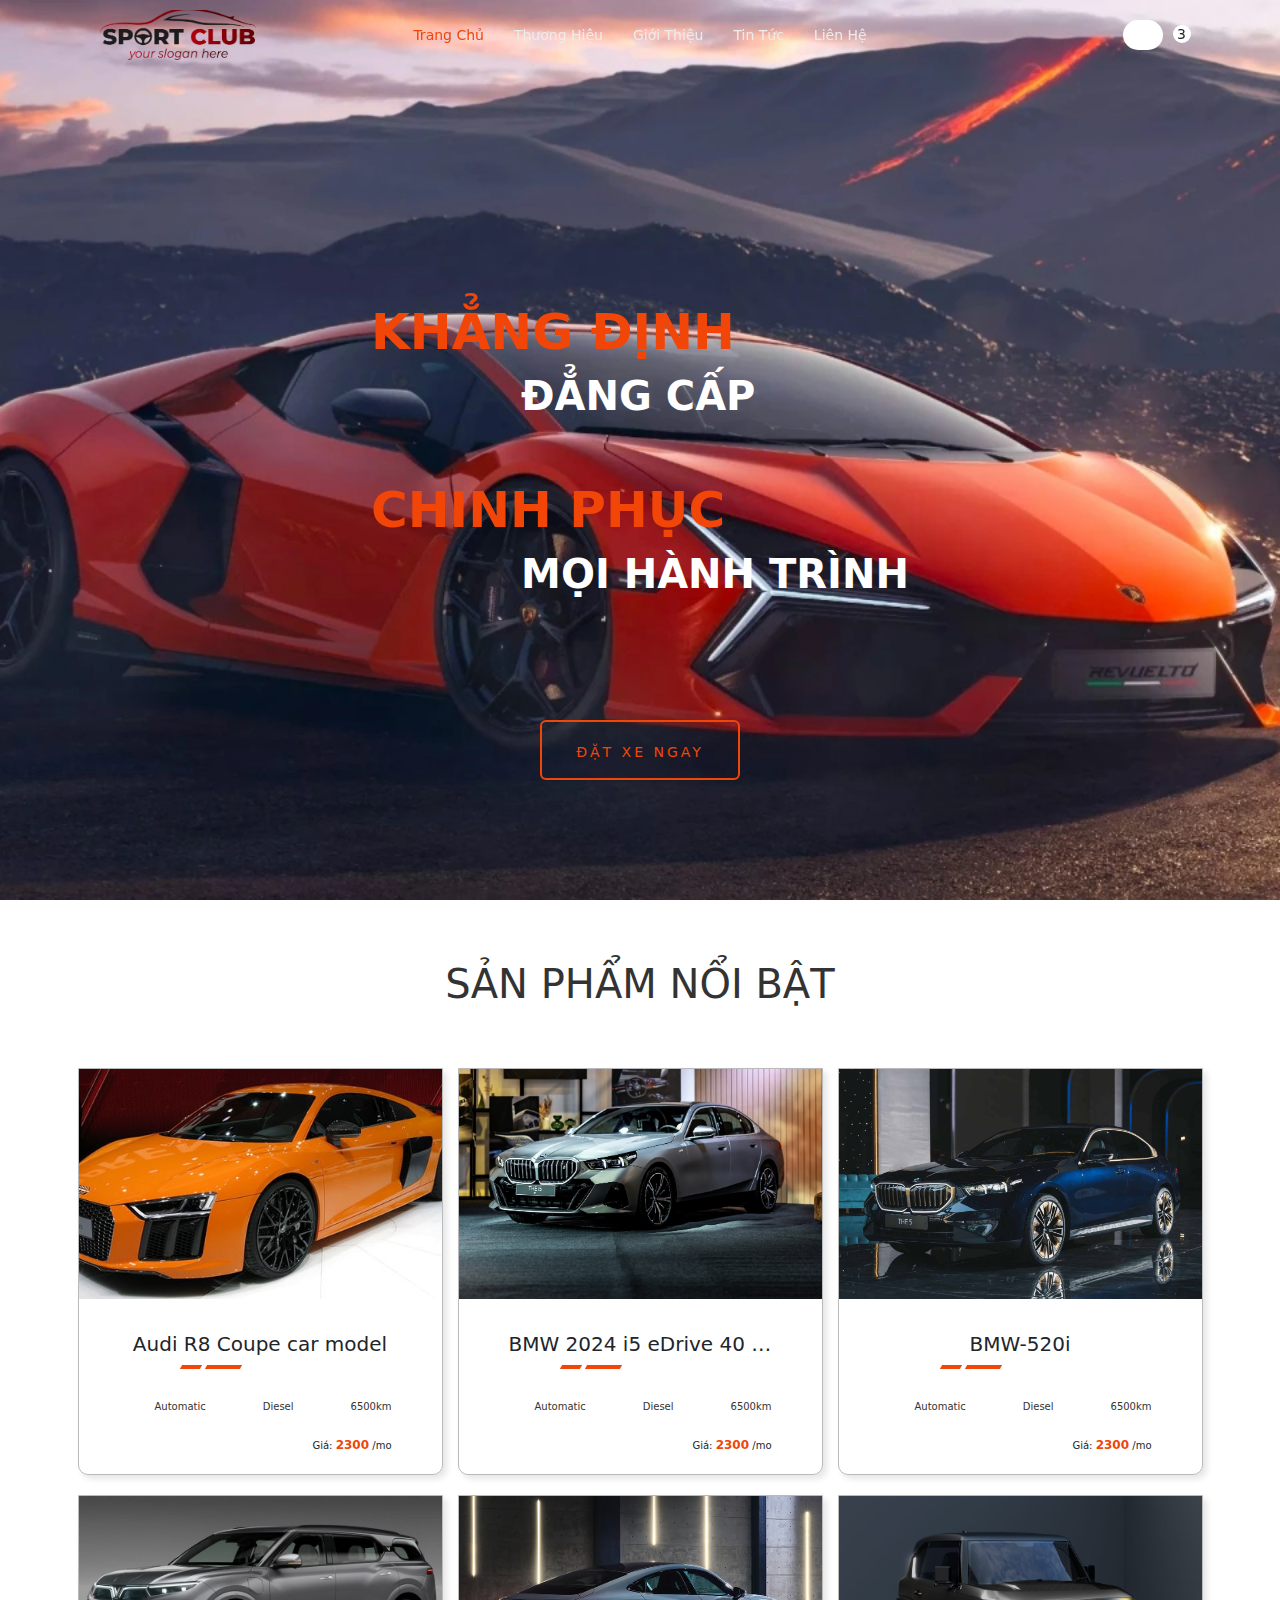
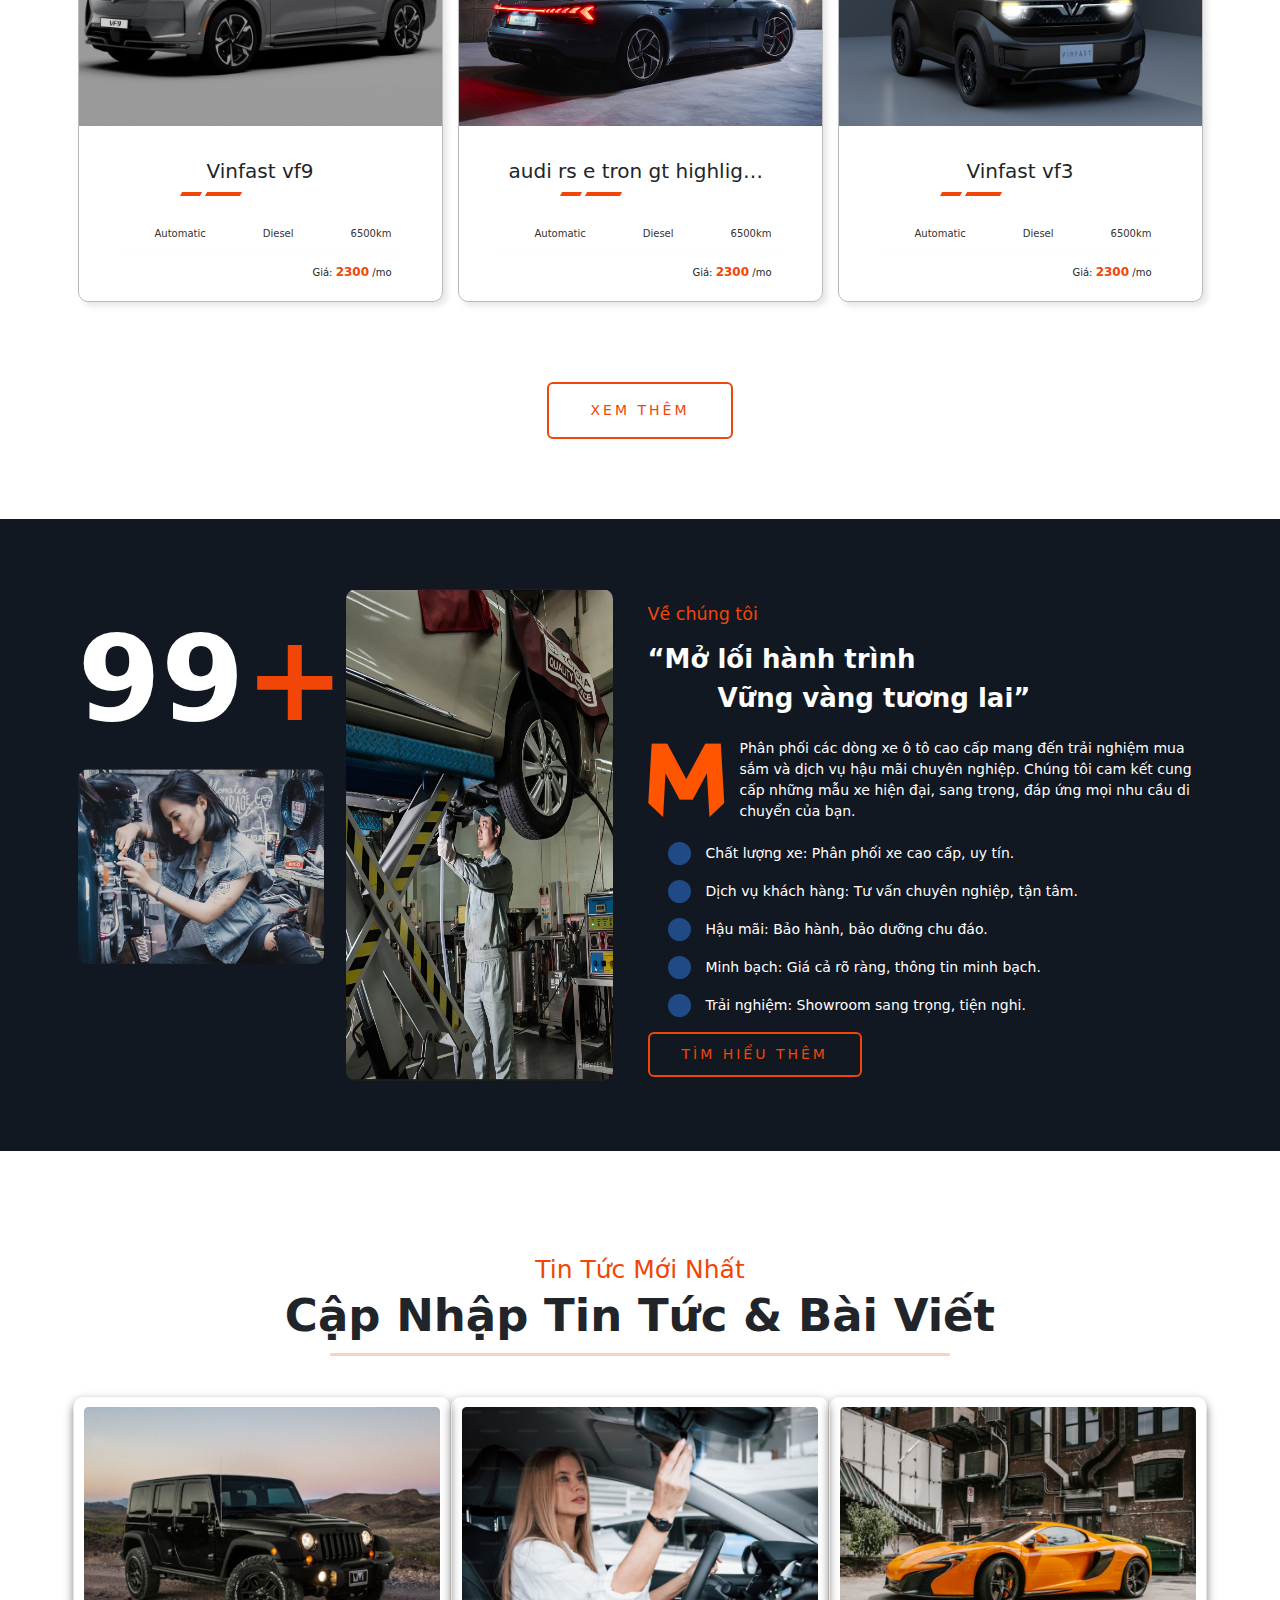
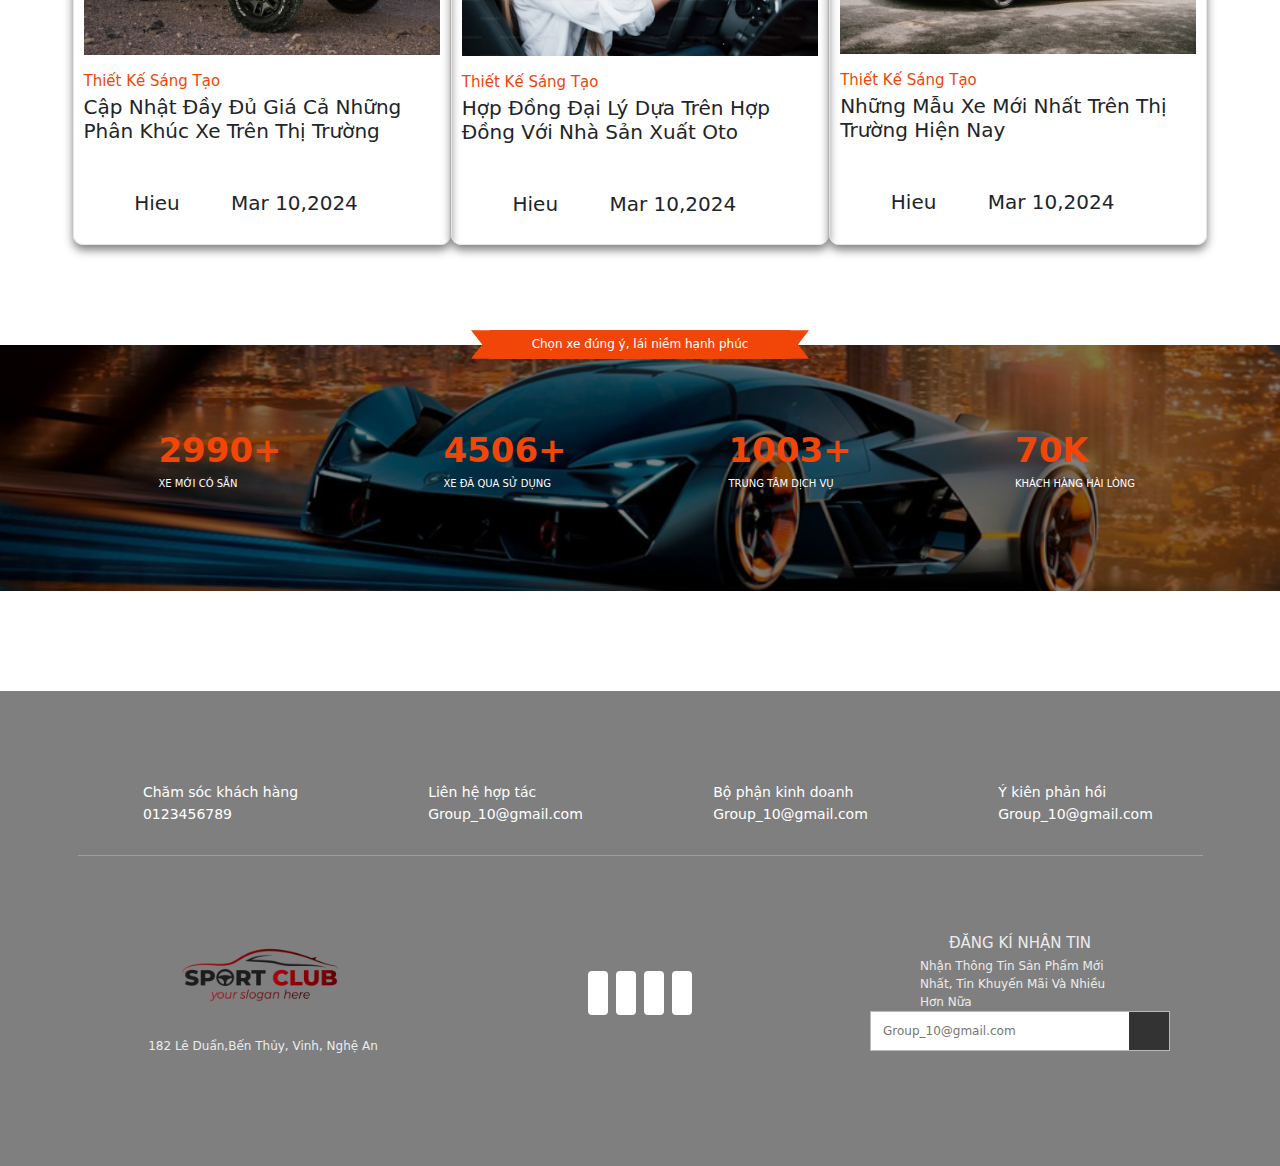
<file: index.html>
<!DOCTYPE html>
<html lang="en">

<head>
    <meta charset="UTF-8">
    <meta name="viewport" content="width=device-width, initial-scale=1.0">
    <!-- Css -->
    <link rel="stylesheet" href="assets/css/home.css">
    <link rel="stylesheet" href="assets/css/base.css">
    <!-- <link rel="stylesheet" href="assets/css/brand.css"> -->
    <link rel="stylesheet" href="assets/css/responsive.css">
    <link rel="stylesheet" href="assets/css/form.css">
    <!-- Icon -->
    <link rel="stylesheet" href="https://cdnjs.cloudflare.com/ajax/libs/font-awesome/6.6.0/css/all.min.css"
        integrity="sha512-Kc323vGBEqzTmouAECnVceyQqyqdsSiqLQISBL29aUW4U/M7pSPA/gEUZQqv1cwx4OnYxTxve5UMg5GT6L4JJg=="
        crossorigin="anonymous" referrerpolicy="no-referrer" />

    <link rel="shortcut icon" href="assets/images/logo.png" type="image/x-icon">
    <!-- Bootstrap -->
    <link href="https://cdn.jsdelivr.net/npm/bootstrap@5.3.3/dist/css/bootstrap.min.css" rel="stylesheet">
    <script src="https://cdn.jsdelivr.net/npm/bootstrap@5.3.3/dist/js/bootstrap.bundle.min.js"></script>
    <!-- Font -->
    <link href="https://fonts.googleapis.com/css2?family=Roboto:wght@100;400;500;700&display=swap" rel="stylesheet">

    <title>Document</title>

    <script>
        function myFunction() {
            loadScript('assets/components/header.html', 'header')
            loadScript('assets/components/footer.html', 'footer')
        }
    </script>

</head>

<body onload="myFunction()">
    <section id="header"></section>
    <div class="car__home">
        <div class="img-container d-flex justify-content-center">
            <img src="./assets/images/background/banner_bg02.jpg" class="image-bg" alt="">
            <img src="./assets/images/background/2024-BMW-520i-1.jpg" class="image-bg" alt="">
            <img src="./assets/images/background/ccf6fec015fcc6a29fed.webp" class="image-bg" alt="">
            <h1 class="car__title">
                KHẲNG ĐỊNH <br>
                <div class="car__title--set">ĐẲNG CẤP</div>
                <br> CHINH PHỤC <br>
                <div class="car__title--set">MỌI HÀNH TRÌNH</div>
            </h1>

            <a class="button button-effect2 car__button--book" href="form.html">ĐẶT XE NGAY</a>
        </div>


        <section id="product">
            <h1 class="product-header">SẢN PHẨM NỔI BẬT</h1>
            <div class="container">
                <div class="row car-list">
                    <!-- <div class="col col-sm-12 col-md-6 col-lg-4">
                        <div class="car-item">
                        <div class="car-item-img">
                            <img src="./car/Audi/883x883-audi-rs-e-tron-gt-highlighted-car-teaser.jpg" alt="">
                            <i class="cart-icon fa-solid fa-cart-plus"></i>
                        </div>
                        <div class="car-item-content">
                            <h2 class="car-name">Audi rs e tron gt</h2>
                            <div class="car-parameter">
                                <div class="parameter">
                                    <i class="fa-solid fa-gear"></i>
                                    <p class="parameter-name">automatic</p>
                                </div>
                                <div class="parameter">
                                    <i class="fa-solid fa-gas-pump"></i>
                                    <p class="parameter-name">diesel</p>
                                </div>
                                <div class="parameter">
                                    <i style="color: rgb(255, 106, 0)" class="fa-solid fa-road"></i>
                                    <p class="parameter-name">7500km</p>
                                </div>
                            </div>
                            <hr style="width: calc(100% + 30px); transform: translateX(-15px); border-color: #f8f8f8">
                            <div class="car-item-bottom">
                                <div class="car-item-rating">
                                    <i class="fa-regular fa-star"></i>
                                    <i class="fa-regular fa-star"></i>
                                    <i class="fa-regular fa-star"></i>
                                    <i class="fa-regular fa-star"></i>
                                    <i class="fa-regular fa-star"></i>
                                </div>
                                <div class="car-item-price">
                                    <span>Giá: </span>
                                    <span class="price">2300</span>
                                    <span>/mo</span>
                                </div>
                            </div>
                        </div>
                    </div>
                </div>
                <div class="col col-sm-12 col-md-6 col-lg-4">
                    <div class="car-item">
                        <div class="car-item-img">
                            <img src="./car/Audi/883x883-audi-rs-e-tron-gt-highlighted-car-teaser.jpg" alt="">
                            <i class="cart-icon fa-solid fa-cart-plus"></i>
                        </div>
                        <div class="car-item-content">
                            <h2 class="car-name">Audi rs e tron gt</h2>
                            <div class="car-parameter">
                                <div class="parameter">
                                    <i class="fa-solid fa-gear"></i>
                                    <p class="parameter-name">automatic</p>
                                </div>
                                <div class="parameter">
                                    <i class="fa-solid fa-gas-pump"></i>
                                    <p class="parameter-name">diesel</p>
                                </div>
                                <div class="parameter">
                                    <i style="color: rgb(255, 106, 0)" class="fa-solid fa-road"></i>
                                    <p class="parameter-name">7500km</p>
                                </div>
                            </div>
                            <hr style="width: calc(100% + 30px); transform: translateX(-15px); border-color: #f8f8f8">
                            <div class="car-item-bottom">
                                <div class="car-item-rating">
                                    <i class="fa-regular fa-star"></i>
                                    <i class="fa-regular fa-star"></i>
                                    <i class="fa-regular fa-star"></i>
                                    <i class="fa-regular fa-star"></i>
                                    <i class="fa-regular fa-star"></i>
                                </div>
                                <div class="car-item-price">
                                    <span>Giá: </span>
                                    <span class="price">2300</span>
                                    <span>/mo</span>
                                </div>
                            </div>
                        </div>
                    </div>
                </div>
                <div class="col col-sm-12 col-md-6 col-lg-4">
                <div class="car-item">
                    <div class="car-item-img">
                        <img src="./car/Audi/883x883-audi-rs-e-tron-gt-highlighted-car-teaser.jpg" alt="">
                        <i class="cart-icon fa-solid fa-cart-plus"></i>
                    </div>
                    <div class="car-item-content">
                        <h2 class="car-name">Audi rs e tron gt</h2>
                        <div class="car-parameter">
                            <div class="parameter">
                                <i class="fa-solid fa-gear"></i>
                                <p class="parameter-name">automatic</p>
                            </div>
                            <div class="parameter">
                                <i class="fa-solid fa-gas-pump"></i>
                                <p class="parameter-name">diesel</p>
                            </div>
                            <div class="parameter">
                                <i style="color: rgb(255, 106, 0)" class="fa-solid fa-road"></i>
                                <p class="parameter-name">7500km</p>
                            </div>
                        </div>
                        <hr style="width: calc(100% + 30px); transform: translateX(-15px); border-color: #f8f8f8">
                        <div class="car-item-bottom">
                            <div class="car-item-rating">
                                <i class="fa-regular fa-star"></i>
                                <i class="fa-regular fa-star"></i>
                                <i class="fa-regular fa-star"></i>
                                <i class="fa-regular fa-star"></i>
                                <i class="fa-regular fa-star"></i>
                            </div>
                            <div class="car-item-price">
                                <span>Giá: </span>
                                <span class="price">2300</span>
                                <span>/mo</span>
                            </div>
                        </div>
                    </div>
                </div>
                </div> -->
                </div>
            </div>
            <div class="d-flex justify-content-center">
                <a href="/audi.html" class="button btn-show button-effect2"> Xem thêm</a>

            </div>
        </section>

        <!-- car-service -->
        <section class="car-service">
            <div class="container">
                <div class="row">
                    <div class="car-service__img col-xl-6 col-md-12">
                        <div class="wrap">
                            <p>99<span style="color: var(--primary-color);">+</span> </p>
                            <img src="./assets/images/Service-img/img_service_2.jpeg" alt="">
                        </div>
                        <img src="./assets/images/Service-img/img_service_1.jpeg" class="car-service__img--set" alt="">
                    </div>
                    <div class="car-service__content col-xl-6 col-md-12">
                        <h3 class="car-service__title">Về chúng tôi</h3>
                        <div class="car-service__slogan">“Mở lối hành trình <br>
                            <div class="car-service__slogan--set">Vững vàng tương lai”</div>
                        </div>
                        <div class="car-service__desc">
                            <img src="./assets/images/Service-img/m.png" alt="">
                            <p>Phân phối các dòng xe ô tô cao cấp
                                mang đến trải nghiệm mua sắm và dịch vụ hậu mãi chuyên nghiệp.
                                Chúng tôi cam kết cung cấp những mẫu xe hiện đại, sang trọng,
                                đáp ứng mọi nhu cầu di chuyển của bạn.
                            </p>
                        </div>
                        <ul class="car-service__criteria criteria-sample">
                            <li>
                                <i class="fa-solid fa-check"></i>
                                <p>
                                    Chất lượng xe: Phân phối xe cao cấp, uy tín.
                                </p>
                            </li>
                            <li>
                                <i class="fa-solid fa-check"></i>
                                <p>
                                    Dịch vụ khách hàng: Tư vấn chuyên nghiệp, tận tâm.
                                </p>
                            </li>
                            <li>
                                <i class="fa-solid fa-check"></i>
                                <p>
                                    Hậu mãi: Bảo hành, bảo dưỡng chu đáo.
                                </p>
                            </li>
                            <li>
                                <i class="fa-solid fa-check"></i>
                                <p>
                                    Minh bạch: Giá cả rõ ràng, thông tin minh bạch.
                                </p>
                            </li>
                            <li>
                                <i class="fa-solid fa-check"></i>
                                <p>
                                    Trải nghiệm: Showroom sang trọng, tiện nghi.
                                </p>
                            </li>
                        </ul>
                        <div class="car-service__button button button-effect2">TÌM HIỂU THÊM</div>
                    </div>
                </div>
            </div>
        </section>
        <!-- end car-service -->

        <!--car-news -->
        <div class="car-news">
            <div class="news">
                <p> Tin Tức Mới Nhất </p>
                <h3>Cập Nhập Tin Tức & Bài Viết</h3>
                <hr>
            </div>
            <div class="container">
                <div class="row father-box g-3">
                    <div class="box col-xl-4 col-md-12 col-sm-12">
                        <div class="car-news-img">
                            <img src="./assets/images/news-img/anh-new3.png">
                        </div>
                        <h6>Thiết Kế Sáng Tạo</h6>
                        <h2>Cập Nhật Đầy Đủ Giá Cả Những Phân Khúc Xe Trên Thị Trường</h2>
                        <div class="car-news-icon">
                            <span class="icon">
                                <i class="fa-regular fa-user"></i>Hieu
                            </span>

                            <span class="icon">
                                <i class="fa-regular fa-calendar"></i>Mar 10,2024
                            </span>
                            <span class="icon"><i class="fa-solid fa-arrow-right"></i></span>

                        </div>
                    </div>
                    <div class="box col-xl-4 col-md-12 col-sm-12">
                        <div class="car-news-img">
                            <img src="./assets/images/news-img/anh-new2.png">
                        </div>
                        <h6>Thiết Kế Sáng Tạo</h6>
                        <h2>Hợp Đồng Đại Lý Dựa Trên Hợp Đồng Với Nhà Sản Xuất Oto</h2>
                        <div class="car-news-icon">
                            <span class="icon"><i class="fa-regular fa-user"></i>Hieu</span>
                            <span class="icon"><i class="fa-regular fa-calendar"></i>Mar 10,2024</span>
                            <span class="icon"><i class="fa-solid fa-arrow-right"></i></span>
                        </div>
                    </div>
                    <div class="box col-xl-4 col-md-12 col-sm-12">
                        <div class="car-news-img">
                            <img src="./assets/images/news-img/anh-new7.png">
                        </div>
                        <h6>Thiết Kế Sáng Tạo</h6>
                        <h2>Những Mẫu Xe Mới Nhất Trên Thị Trường Hiện Nay</h2>
                        <div class="car-news-icon">
                            <span class="icon">
                                <i class="fa-regular fa-user"></i>Hieu
                            </span>
                            <span class="icon"><i class="fa-regular fa-calendar"></i>Mar 10,2024</span>
                            <span class="icon"><i class="fa-solid fa-arrow-right"></i></span>

                        </div>
                    </div>
                </div>
            </div>
        </div>
        <!-- end car-news -->

        <!-- car-factArea -->
        <div class="car-factArea">
            <h3 class="car-factArea__title">
                Chọn xe đúng ý, lái niềm hạnh phúc
            </h3>
            <div class="container">
                <div class="row">
                    <div class="car-factArea-z col-xl-3 col-md-6 col-12">
                        <div class="car-factArea__item">
                            <i class="fa-solid fa-car car-factArea__icon"></i>
                            <div class="car-factArea__content">
                                <p class="car-factArea__quantity">
                                    2990+
                                </p>
                                <p class="car-factArea__desc">
                                    XE MỚI CÓ SẴN
                                </p>
                            </div>
                        </div>
                    </div>

                    <div class="car-factArea-z col-xl-3 col-md-6 col-12">
                        <div class="car-factArea__item">
                            <i class="fa-solid fa-truck-fast car-factArea__icon"></i>
                            <div class="car-factArea__content">
                                <p class="car-factArea__quantity">
                                    4506+
                                </p>
                                <p class="car-factArea__desc">
                                    XE ĐÃ QUA SỬ DỤNG
                                </p>
                            </div>
                        </div>
                    </div>

                    <div class="car-factArea-z col-xl-3 col-md-6 col-12">
                        <div class="car-factArea__item">
                            <i class="fa-solid fa-gear car-factArea__icon"></i>
                            <div class="car-factArea__content">
                                <p class="car-factArea__quantity">
                                    1003+
                                </p>
                                <p class="car-factArea__desc">
                                    TRUNG TÂM DỊCH VỤ
                                </p>
                            </div>
                        </div>
                    </div>

                    <div class="car-factArea-z col-xl-3 col-md-6 col-12">
                        <div class="car-factArea__item">
                            <i class="fa-solid fa-thumbs-up car-factArea__icon"></i>
                            <div class="car-factArea__content">
                                <p class="car-factArea__quantity">
                                    70K
                                </p>
                                <p class="car-factArea__desc">
                                    KHÁCH HÀNG HÀI LÒNG
                                </p>
                            </div>
                        </div>
                    </div>

                </div>
            </div>
        </div>
        <!-- end car-factArea -->


        <section id="footer"></section>
        <div id="overlay"></div>
        <script type="module" src="assets/js/main.js"></script>
        <script src="assets/js/loadComponent.js"></script>
        <script src="assets/js/header.js"></script>
</body>

</html>
</file>
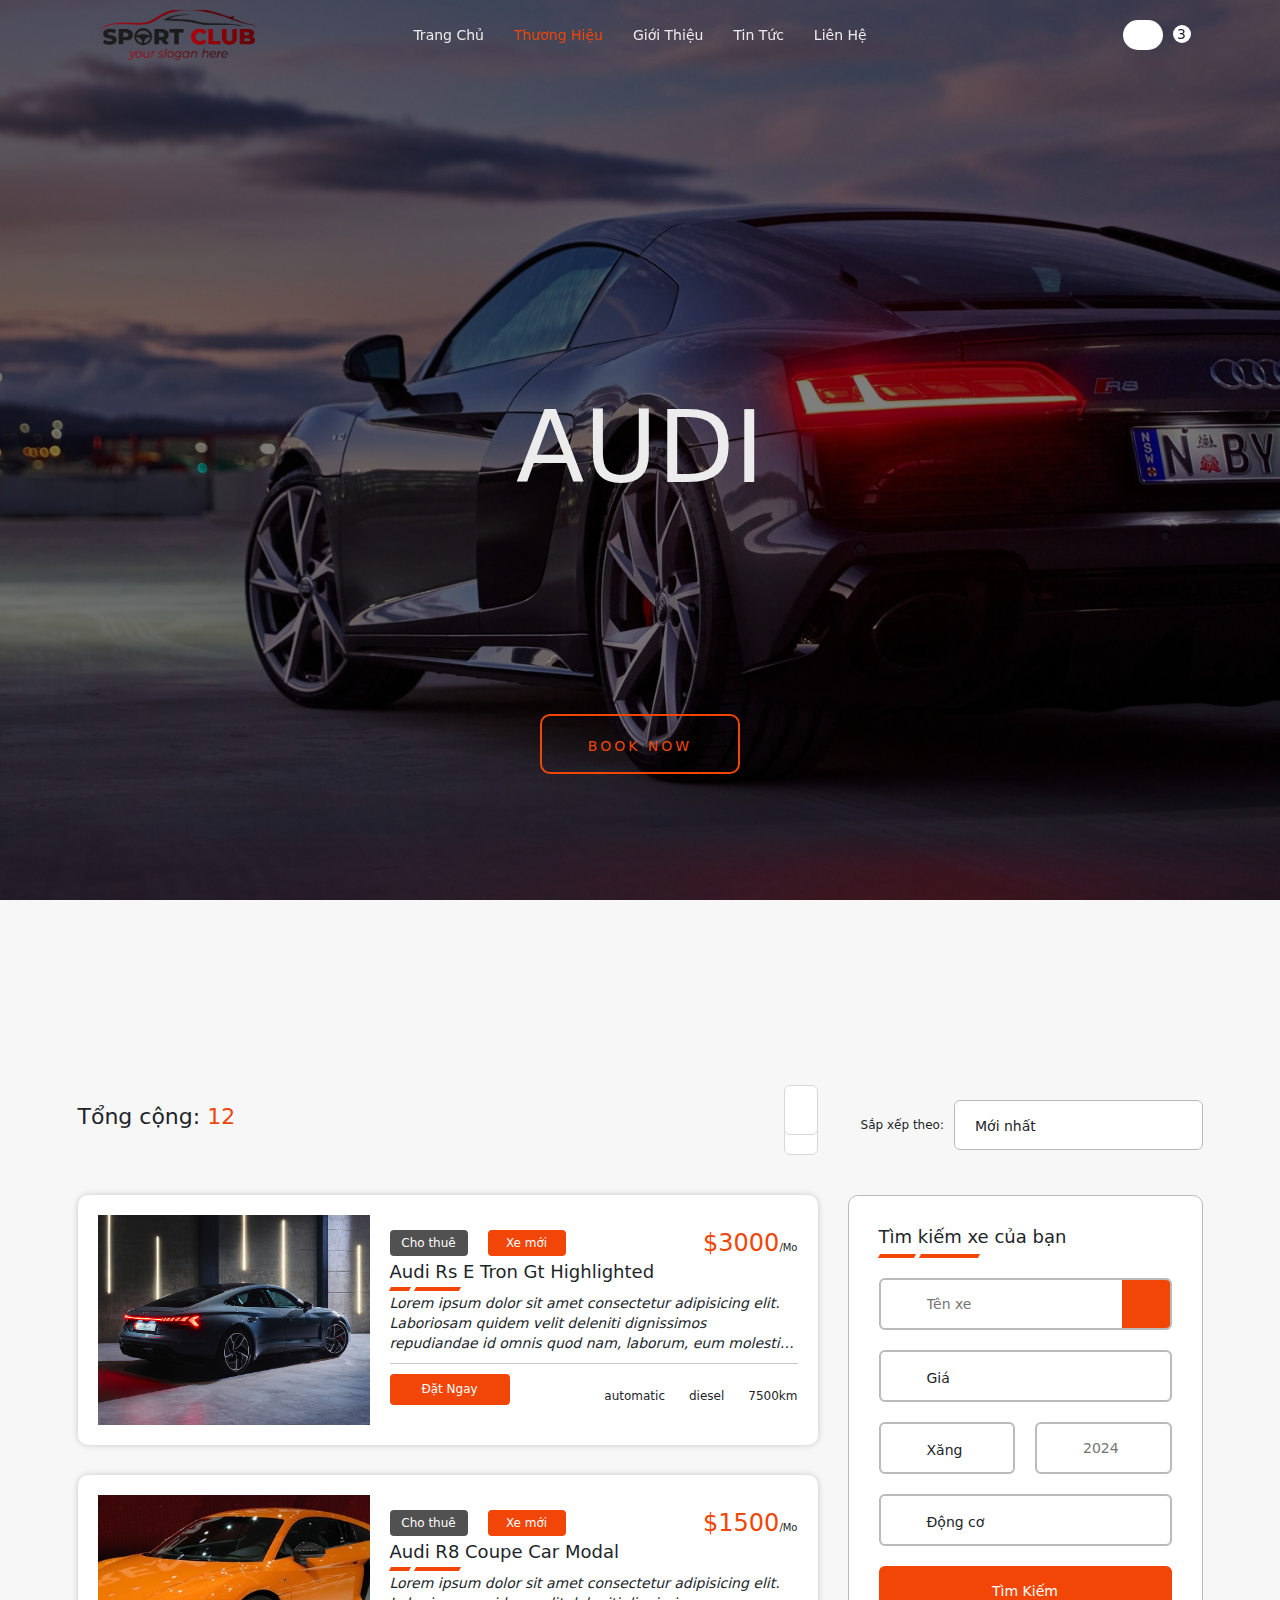
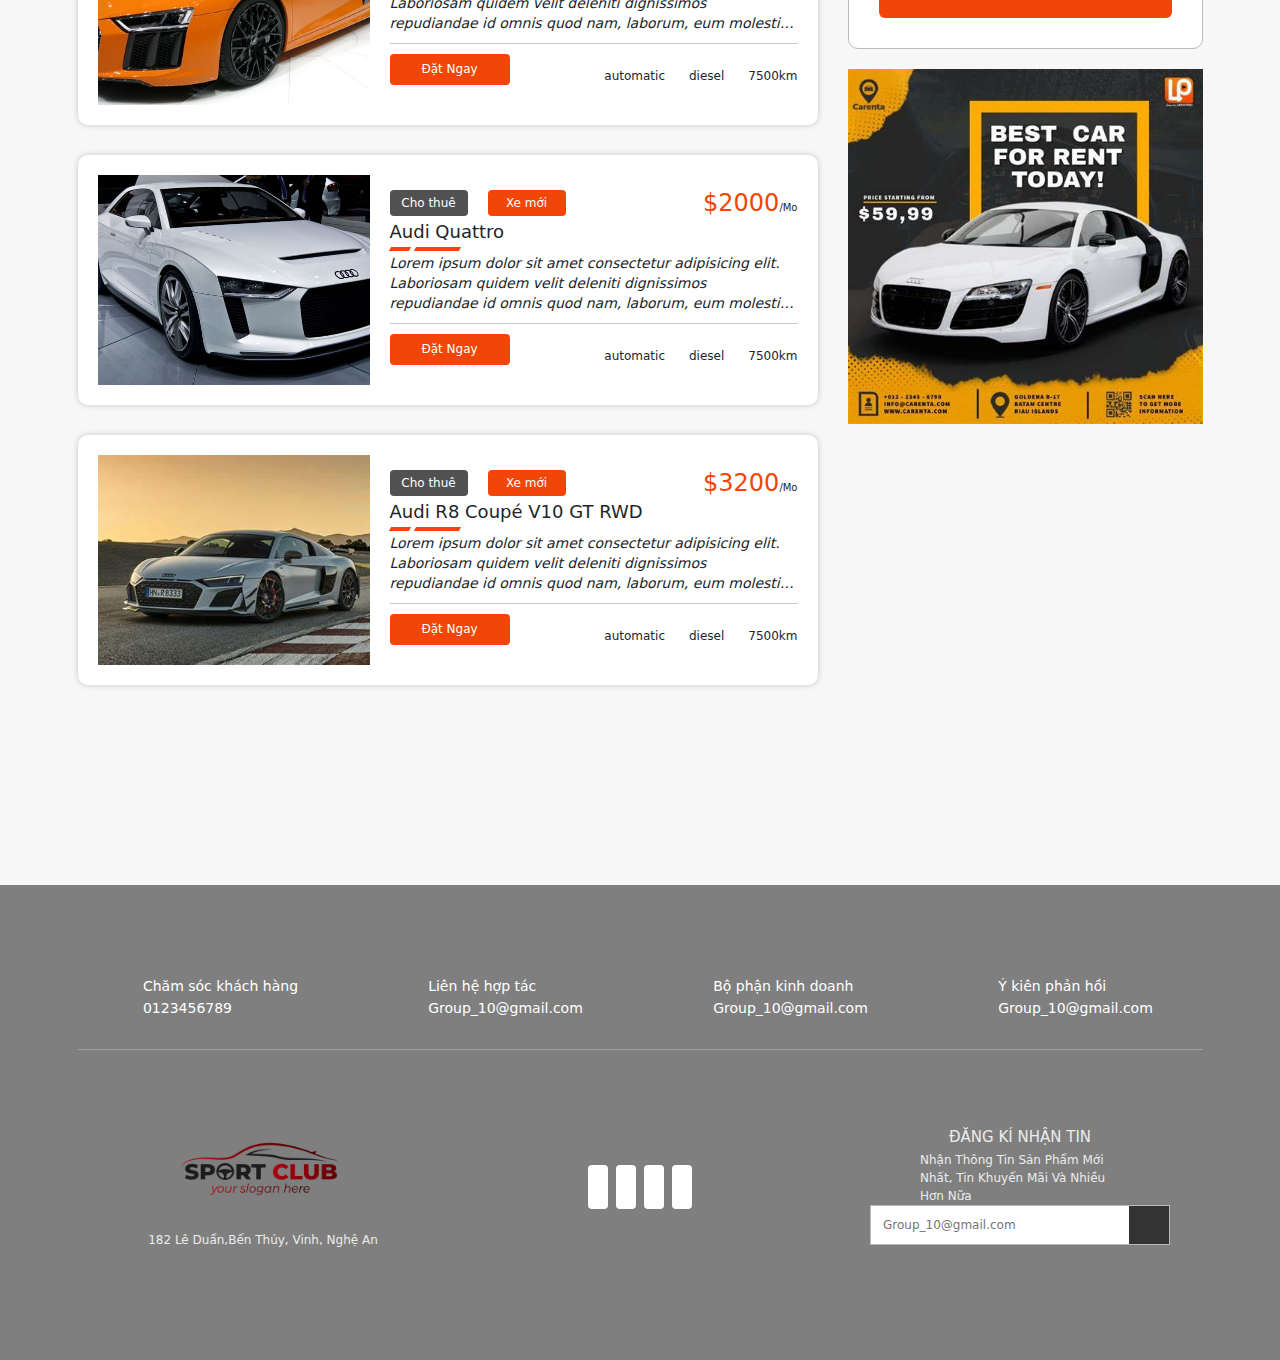
<file: audi.html>
<!DOCTYPE html>
<html lang="en">

<head>
    <meta charset="UTF-8">
    <meta name="viewport" content="width=device-width, initial-scale=1.0">
    <title>Audi</title>
    <link rel="stylesheet" href="../assets/css/base.css">
    <link rel="stylesheet" href="../assets/css/responsive.css">
    <link rel="stylesheet" href="../assets/css/brand.css">

    <!-- Icon -->
    <link rel="stylesheet" href="https://cdnjs.cloudflare.com/ajax/libs/font-awesome/6.6.0/css/all.min.css"
        integrity="sha512-Kc323vGBEqzTmouAECnVceyQqyqdsSiqLQISBL29aUW4U/M7pSPA/gEUZQqv1cwx4OnYxTxve5UMg5GT6L4JJg=="
        crossorigin="anonymous" referrerpolicy="no-referrer" />
    <link rel="shortcut icon" href="../assets/images/logo.png" type="image/x-icon">

    <!-- Bootstrap -->
    <link href="https://cdn.jsdelivr.net/npm/bootstrap@5.3.3/dist/css/bootstrap.min.css" rel="stylesheet">
    <script src="https://cdn.jsdelivr.net/npm/bootstrap@5.3.3/dist/js/bootstrap.bundle.min.js"></script>
    <!-- Font -->
    <link href="https://fonts.googleapis.com/css2?family=Roboto:wght@100;400;500;700&display=swap" rel="stylesheet">
    <title>Document</title>

    <script>
        function myFunction() {
            loadScript('../assets/components/header.html', 'header')
            loadScript('../assets/components/footer.html', 'footer')
        }
    </script>
</head>

<body onload="myFunction()">
    <!-- Header start -->
    <section id="header"></section>
    <section class="slide  d-flex align-items-center justify-content-center"
        style="background:  linear-gradient(rgba(0, 0, 0, 0.5), rgba(0, 0, 0, 0.5)), url(./assets/images/background/audi-bg.jpg) no-repeat center fixed; background-size: cover;">
        <h1 style="color: var(--white-text-color); font-size: 10rem; user-select: none">AUDI</h1>
        <a href="#car-container" class="button button-effect2">book now</a>
    </section>

    <!-- Product start -->
     <main>
         <div class="control-bar">
         <div class="container">
             <div class="row gx-5">
                 <div class="col-xl-8 col-lg-7 col-md-7 col-sm-12 col-12">
                     <div class="control-bar--left">
                         <div class="control-bar__total-car">
                             <p>Tổng cộng: <span>12</span></p>
                         </div>
                         <div class="control-bar__layout hide-on-tablet-mobile">
                             <i class="fa-solid fa-square layout-icon-2 layout-section"></i>
                             <i class="fa-solid fa-list layout-icon-1 layout-section active"></i>
                         </div>
                     </div>
                 </div>
                 <div class="col-xl-4 col-lg-5 col-md-5 col-sm-12 col-12">
                     <div class="control-bar__sort">
                         <span>Sắp xếp theo: </span>
                         <div class="sort">
                             <p>Mới nhất</p>
                             <i class="fa-solid fa-angle-down"></i>
                             <ul>
                                 <li>Cũ nhất</li>
                                 <li>Mới nhất</li>
                                 <li>Phổ biến nhất</li>
                                 <li>Giá từ thấp đến cao</li>
                                 <li>Giá từ cao đến thấp</li>
                             </ul>
                         </div>
                     </div>
                 </div>
             </div>
         </div>
         </div>
         <section id="car-container">
             <div class="container">    
                 <div class="row gx-5">
                     <div class="col-xl-8 col-lg-7 col-md-7 col-sm-12 col-12 car__list-item">
     
                         <div class="layout-1 layout active">
                             <div class="car__item">
                                 <div class="car__item-img car__item-left">
                                     <img src="../assets/images/car/Audi/883x883-audi-rs-e-tron-gt-highlighted-car-teaser.jpg" alt="">
                                 </div>
                                 <div class="car__item-right">
                                     <div class="car__item--top">
                                         <div class="car__item-status">
                                             <p>Cho thuê</p>
                                             <p>Xe mới</p>
                                         </div>                                
                                         <p class="car__item-price"><span>$3000</span>/Mo</p>
                                     </div>
                                     <h2 class="car__item-name">audi rs e tron gt highlighted</h2>
                                     <p class="car__item-des">
                                         Lorem ipsum dolor sit amet consectetur adipisicing elit. Laboriosam quidem velit deleniti dignissimos repudiandae id omnis quod nam, laborum, eum molestiae alias quaerat quis quam reprehenderit repellat! Aut, facere debitis?
                                     </p>
                                     <hr>
                                     <div class="car__item--bottom">
                                         <a href="../form.html" class="button button-effect1 book-btn">
                                             đặt ngay
                                             <i class="fa-solid fa-phone"></i>
                                         </a>
                                         <div class="car__item-parameter">
                                             <p class="parameter-1 parameter">
                                                 <i class="fa-solid fa-gear"></i>
                                                 automatic
                                             </p>
                                             <p class="parameter-2 parameter">
                                                 <i class="fa-solid fa-gas-pump"></i>
                                                 diesel
                                             </p>
                                             <p class="parameter-3 parameter">
                                                 <i class="fa-solid fa-road"></i>
                                                 7500km
                                             </p>
                                         </div>
                                     </div>
                                 </div>                        
                             </div>  
                             
                             <div class="car__item">
                                 <div class="car__item-img car__item-left">
                                     <img src="../assets/images/car/Audi/Audi-R8-Coupe-car-model.jpg" alt="">
                                 </div>
                                 <div class="car__item-right">
                                     <div class="car__item--top">
                                         <div class="car__item-status">
                                             <p>Cho thuê</p>
                                             <p>Xe mới</p>
                                         </div>                                
                                         <p class="car__item-price"><span>$1500</span>/Mo</p>
                                     </div>
                                     <h2 class="car__item-name">audi r8 coupe car modal</h2>
                                     <p class="car__item-des">
                                         Lorem ipsum dolor sit amet consectetur adipisicing elit. Laboriosam quidem velit deleniti dignissimos repudiandae id omnis quod nam, laborum, eum molestiae alias quaerat quis quam reprehenderit repellat! Aut, facere debitis?
                                     </p>
                                     <hr>
                                     <div class="car__item--bottom">
                                         <a href="../form.html" class="button button-effect1 book-btn">
                                             đặt ngay
                                             <i class="fa-solid fa-phone"></i>
                                         </a>
                                         <div class="car__item-parameter">
                                             <p class="parameter-1 parameter">
                                                 <i class="fa-solid fa-gear"></i>
                                                 automatic
                                             </p>
                                             <p class="parameter-2 parameter">
                                                 <i class="fa-solid fa-gas-pump"></i>
                                                 diesel
                                             </p>
                                             <p class="parameter-3 parameter">
                                                 <i class="fa-solid fa-road"></i>
                                                 7500km
                                             </p>
                                         </div>
                                     </div>
                                 </div>                        
                             </div>  
         
                             <div class="car__item">
                                 <div class="car__item-img car__item-left">
                                     <img src="../assets/images/car/Audi/Audi-Quattro.jpg" alt="">
                                 </div>
                                 <div class="car__item-right">
                                     <div class="car__item--top">
                                         <div class="car__item-status">
                                             <p>Cho thuê</p>
                                             <p>Xe mới</p>
                                         </div>                                
                                         <p class="car__item-price"><span>$2000</span>/Mo</p>
                                     </div>
                                     <h2 class="car__item-name">audi quattro</h2>
                                     <p class="car__item-des">
                                         Lorem ipsum dolor sit amet consectetur adipisicing elit. Laboriosam quidem velit deleniti dignissimos repudiandae id omnis quod nam, laborum, eum molestiae alias quaerat quis quam reprehenderit repellat! Aut, facere debitis?
                                     </p>
                                     <hr>
                                     <div class="car__item--bottom">
                                         <a href="../form.html" class="button button-effect1 book-btn">
                                             đặt ngay
                                             <i class="fa-solid fa-phone"></i>
                                         </a>
                                         <div class="car__item-parameter">
                                             <p class="parameter-1 parameter">
                                                 <i class="fa-solid fa-gear"></i>
                                                 automatic
                                             </p>
                                             <p class="parameter-2 parameter">
                                                 <i class="fa-solid fa-gas-pump"></i>
                                                 diesel
                                             </p>
                                             <p class="parameter-3 parameter">
                                                 <i class="fa-solid fa-road"></i>
                                                 7500km
                                             </p>
                                         </div>
                                     </div>
                                 </div>                        
                             </div>  
         
                             <div class="car__item">
                                 <div class="car__item-img car__item-left">
                                     <img src="../assets/images/car/Audi/Audi R8 Coupé V10 GT RWD.jpg" alt="">
                                 </div>
                                 <div class="car__item-right">
                                     <div class="car__item--top">
                                         <div class="car__item-status">
                                             <p>Cho thuê</p>
                                             <p>Xe mới</p>
                                         </div>                                
                                         <p class="car__item-price"><span>$3200</span>/Mo</p>
                                     </div>
                                     <h2 class="car__item-name">Audi R8 Coupé V10 GT RWD</h2>
                                     <p class="car__item-des">
                                         Lorem ipsum dolor sit amet consectetur adipisicing elit. Laboriosam quidem velit deleniti dignissimos repudiandae id omnis quod nam, laborum, eum molestiae alias quaerat quis quam reprehenderit repellat! Aut, facere debitis?
                                     </p>
                                     <hr>
                                     <div class="car__item--bottom">
                                         <a href="../form.html" class="button button-effect1 book-btn">
                                             đặt ngay
                                             <i class="fa-solid fa-phone"></i>
                                         </a>
                                         <div class="car__item-parameter">
                                             <p class="parameter-1 parameter">
                                                 <i class="fa-solid fa-gear"></i>
                                                 automatic
                                             </p>
                                             <p class="parameter-2 parameter">
                                                 <i class="fa-solid fa-gas-pump"></i>
                                                 diesel
                                             </p>
                                             <p class="parameter-3 parameter">
                                                 <i class="fa-solid fa-road"></i>
                                                 7500km
                                             </p>
                                         </div>
                                     </div>
                                 </div>                        
                             </div>  
                         </div>
     
                         <div class="layout-2 layout">
                             <div class="row car-list">
                                 <div class="col-sm-12 col-md-12 col-lg-6">
                                    <div class="car-item">
                                         <div class="car-item-img">
                                             <img src="../assets/images/car/Audi/883x883-audi-rs-e-tron-gt-highlighted-car-teaser.jpg" alt="">
                                             <a href="../form.html">
                                                 <i class="cart-icon fa-solid fa-cart-plus"></i>

                                             </a>
                                         </div>
                                         <div class="car-item-content">
                                             <h2 class="car-name">audi rs e tron gt highlighted</h2>
                                             <div class="car-parameter">
                                                 <div class="parameter">
                                                     <i class="fa-solid fa-gear"></i>
                                                     <p class="parameter-name">automatic</p>
                                                 </div>
                                                 <div class="parameter">
                                                     <i class="fa-solid fa-gas-pump"></i>
                                                     <p class="parameter-name">diesel</p>
                                                 </div>
                                                 <div class="parameter">
                                                     <i style="color: rgb(255, 106, 0)" class="fa-solid fa-road"></i>
                                                     <p class="parameter-name">7500km</p>
                                                 </div>
                                             </div>
                                             <hr style="width: calc(100% + 30px); transform: translateX(-15px); border-color: #f8f8f8">
                                             <div class="car-item-bottom">
                                                 <div class="car-item-rating">
                                                     <i class="fa-regular fa-star"></i>
                                                     <i class="fa-regular fa-star"></i>
                                                     <i class="fa-regular fa-star"></i>
                                                     <i class="fa-regular fa-star"></i>
                                                     <i class="fa-regular fa-star"></i>
                                                 </div>
                                                 <div class="car-item-price">
                                                     <span>Giá: </span>
                                                     <span class="price">3000</span>
                                                     <span>/mo</span>
                                                 </div>
                                             </div>
                                         </div>
                                     </div>
                                 </div>
                                 <div class="col-sm-12 col-md-12 col-lg-6">
                                     <div class="car-item">
                                         <div class="car-item-img">
                                             <img src="../assets/images/car/Audi/Audi-R8-Coupe-car-model.jpg" alt="">
                                             <a href="../form.html">
                                                 <i class="cart-icon fa-solid fa-cart-plus"></i>

                                             </a>
                                         </div>
                                         <div class="car-item-content">
                                             <h2 class="car-name">Audi R8 Coupe car model</h2>
                                             <div class="car-parameter">
                                                 <div class="parameter">
                                                     <i class="fa-solid fa-gear"></i>
                                                     <p class="parameter-name">automatic</p>
                                                 </div>
                                                 <div class="parameter">
                                                     <i class="fa-solid fa-gas-pump"></i>
                                                     <p class="parameter-name">diesel</p>
                                                 </div>
                                                 <div class="parameter">
                                                     <i style="color: rgb(255, 106, 0)" class="fa-solid fa-road"></i>
                                                     <p class="parameter-name">7500km</p>
                                                 </div>
                                             </div>
                                             <hr style="width: calc(100% + 30px); transform: translateX(-15px); border-color: #f8f8f8">
                                             <div class="car-item-bottom">
                                                 <div class="car-item-rating">
                                                     <i class="fa-regular fa-star"></i>
                                                     <i class="fa-regular fa-star"></i>
                                                     <i class="fa-regular fa-star"></i>
                                                     <i class="fa-regular fa-star"></i>
                                                     <i class="fa-regular fa-star"></i>
                                                 </div>
                                                 <div class="car-item-price">
                                                     <span>Giá: </span>
                                                     <span class="price">1500</span>
                                                     <span>/mo</span>
                                                 </div>
                                             </div>
                                         </div>
                                     </div>
                                 </div>
                                 <div class="col-sm-12 col-md-12 col-lg-6">
                                 <div class="car-item">
                                     <div class="car-item-img">
                                         <img src="./assets/images/car/Audi/Audi-Quattro.jpg" alt="">
                                         <a href="../form.html">
                                             <i class="cart-icon fa-solid fa-cart-plus"></i>

                                         </a>
                                     </div>
                                     <div class="car-item-content">
                                         <h2 class="car-name">Audi quanttro</h2>
                                         <div class="car-parameter">
                                             <div class="parameter">
                                                 <i class="fa-solid fa-gear"></i>
                                                 <p class="parameter-name">automatic</p>
                                             </div>
                                             <div class="parameter">
                                                 <i class="fa-solid fa-gas-pump"></i>
                                                 <p class="parameter-name">diesel</p>
                                             </div>
                                             <div class="parameter">
                                                 <i style="color: rgb(255, 106, 0)" class="fa-solid fa-road"></i>
                                                 <p class="parameter-name">7500km</p>
                                             </div>
                                         </div>
                                         <hr style="width: calc(100% + 30px); transform: translateX(-15px); border-color: #f8f8f8">
                                         <div class="car-item-bottom">
                                             <div class="car-item-rating">
                                                 <i class="fa-regular fa-star"></i>
                                                 <i class="fa-regular fa-star"></i>
                                                 <i class="fa-regular fa-star"></i>
                                                 <i class="fa-regular fa-star"></i>
                                                 <i class="fa-regular fa-star"></i>
                                             </div>
                                             <div class="car-item-price">
                                                 <span>Giá: </span>
                                                 <span class="price">2000</span>
                                                 <span>/mo</span>
                                             </div>
                                         </div>
                                     </div>
                                 </div>
                                 
                                </div>
                                     <div class="col-sm-12 col-md-12 col-lg-6">
                                     <div class="car-item">
                                         <div class="car-item-img">
                                             <img src="../assets/images/car/Audi/Audi R8 Coupé V10 GT RWD.jpg" alt="">
                                             <a href="../form.html">
                                                 <i class="cart-icon fa-solid fa-cart-plus"></i>

                                             </a>
                                         </div>
                                         <div class="car-item-content">
                                             <h2 class="car-name">Audi R8 Coupé V10 GT RWD</h2>
                                             <div class="car-parameter">
                                                 <div class="parameter">
                                                     <i class="fa-solid fa-gear"></i>
                                                     <p class="parameter-name">automatic</p>
                                                 </div>
                                                 <div class="parameter">
                                                     <i class="fa-solid fa-gas-pump"></i>
                                                     <p class="parameter-name">diesel</p>
                                                 </div>
                                                 <div class="parameter">
                                                     <i style="color: rgb(255, 106, 0)" class="fa-solid fa-road"></i>
                                                     <p class="parameter-name">7500km</p>
                                                 </div>
                                             </div>
                                             <hr style="width: calc(100% + 30px); transform: translateX(-15px); border-color: #f8f8f8">
                                             <div class="car-item-bottom">
                                                 <div class="car-item-rating">
                                                     <i class="fa-regular fa-star"></i>
                                                     <i class="fa-regular fa-star"></i>
                                                     <i class="fa-regular fa-star"></i>
                                                     <i class="fa-regular fa-star"></i>
                                                     <i class="fa-regular fa-star"></i>
                                                 </div>
                                                 <div class="car-item-price">
                                                     <span>Giá: </span>
                                                     <span class="price">3200</span>
                                                     <span>/mo</span>
                                                 </div>
                                             </div>
                                         </div>
                                     </div>
                                     
                                 </div>
                                 </div>
     
                         </div>
                     </div>
                     <div class="col-xl-4 col-lg-5 col-md-5 col-sm-12 col-12">
                         <aside>
                             <form action="" id="search__form">
                                 <h1 class="search__form--header">Tìm kiếm xe của bạn</h1>
                                 <div class="form-input">
                                     <i class="fa-solid fa-car car-icon"></i>
                                     <input type="search" name="search-by-name" id="search-by-name" placeholder="Tên xe" required >
                                     <i class="fa-solid fa-magnifying-glass search-icon"></i>
                                 </div>
                                 <div class="form-input form-input-price">
                                     <i class="fa-solid fa-dollar-sign"></i>
                                     <span class="field-value">Giá</span>
                                     <ul class="list-item">
                                         <li class="item item-price">$1000 - $1500</li>
                                         <li class="item item-price">$1500 - $2000</li>
                                         <li class="item item-price">$2000 - $2500</li>
                                         <li class="item item-price">$2500 - $3000</li>
                                         <li class="item item-price">$3500 - $4000</li>
                                         <li class="item item-price">$4000 - $4500</li>
                                     </ul>
                                     <i class="fa-solid fa-angle-down arrow-icon"></i>
                                 </div>
     
                                 <div style="display: flex; gap: 20px">
                                     <div class="form-input form-input--category">
                                         <i class="fa-solid fa-gas-pump"></i>
                                         <span class="field-value">Xăng</span>
                                         <ul class="list-item">
                                             <li class="item">Dầu</li>
                                             <li class="item">Điện</li>
                                             <li class="item">Xăng</li>
                                         </ul>
                                         <i class="fa-solid fa-angle-down arrow-icon"></i>
     
                                     </div>
                                     <div class="form-input">
                                         <i class="fa-regular fa-clock"></i>
                                         <input type="text" name="" id="" placeholder="2024" required >
     
                                     </div>
                                 </div>
     
                                 <div class="form-input">
                                     <i class="fa-solid fa-car car-icon"></i>
                                     <span class="field-value">Động cơ</span>
                                     <ul class="list-item">
                                         <li class="item">Số sàn</li>
                                         <li class="item">Số tự động</li>
                                     </ul>                              
                                     <i class="fa-solid fa-angle-down arrow-icon"></i>
                                 </div>
                                 <button class="button button-effect1 search-btn">Tìm Kiếm</button>
                             </form>
     
                             <div class="advertise">
                                 <img src="../assets/images/advertise/OIP.jpg" alt="">
                                 <img src="../assets/images/advertise/OIP_advertise.jpg" alt="">
                             </div>
                         </aside>
                     </div>
                 </div>       
             </div>
         </section>
     </main>

    <!-- <img src="/car/BMW/2024-BMW-520i-1.jpg" alt=""> -->
    <section id="footer"></section>
    <div id="overlay"></div>
    <script src="../assets/js/loadComponent.js"></script>
    <script src="../assets/js/header.js"></script>
    <script src="../assets/js/brand.js"></script>

</body>

</html>
</file>
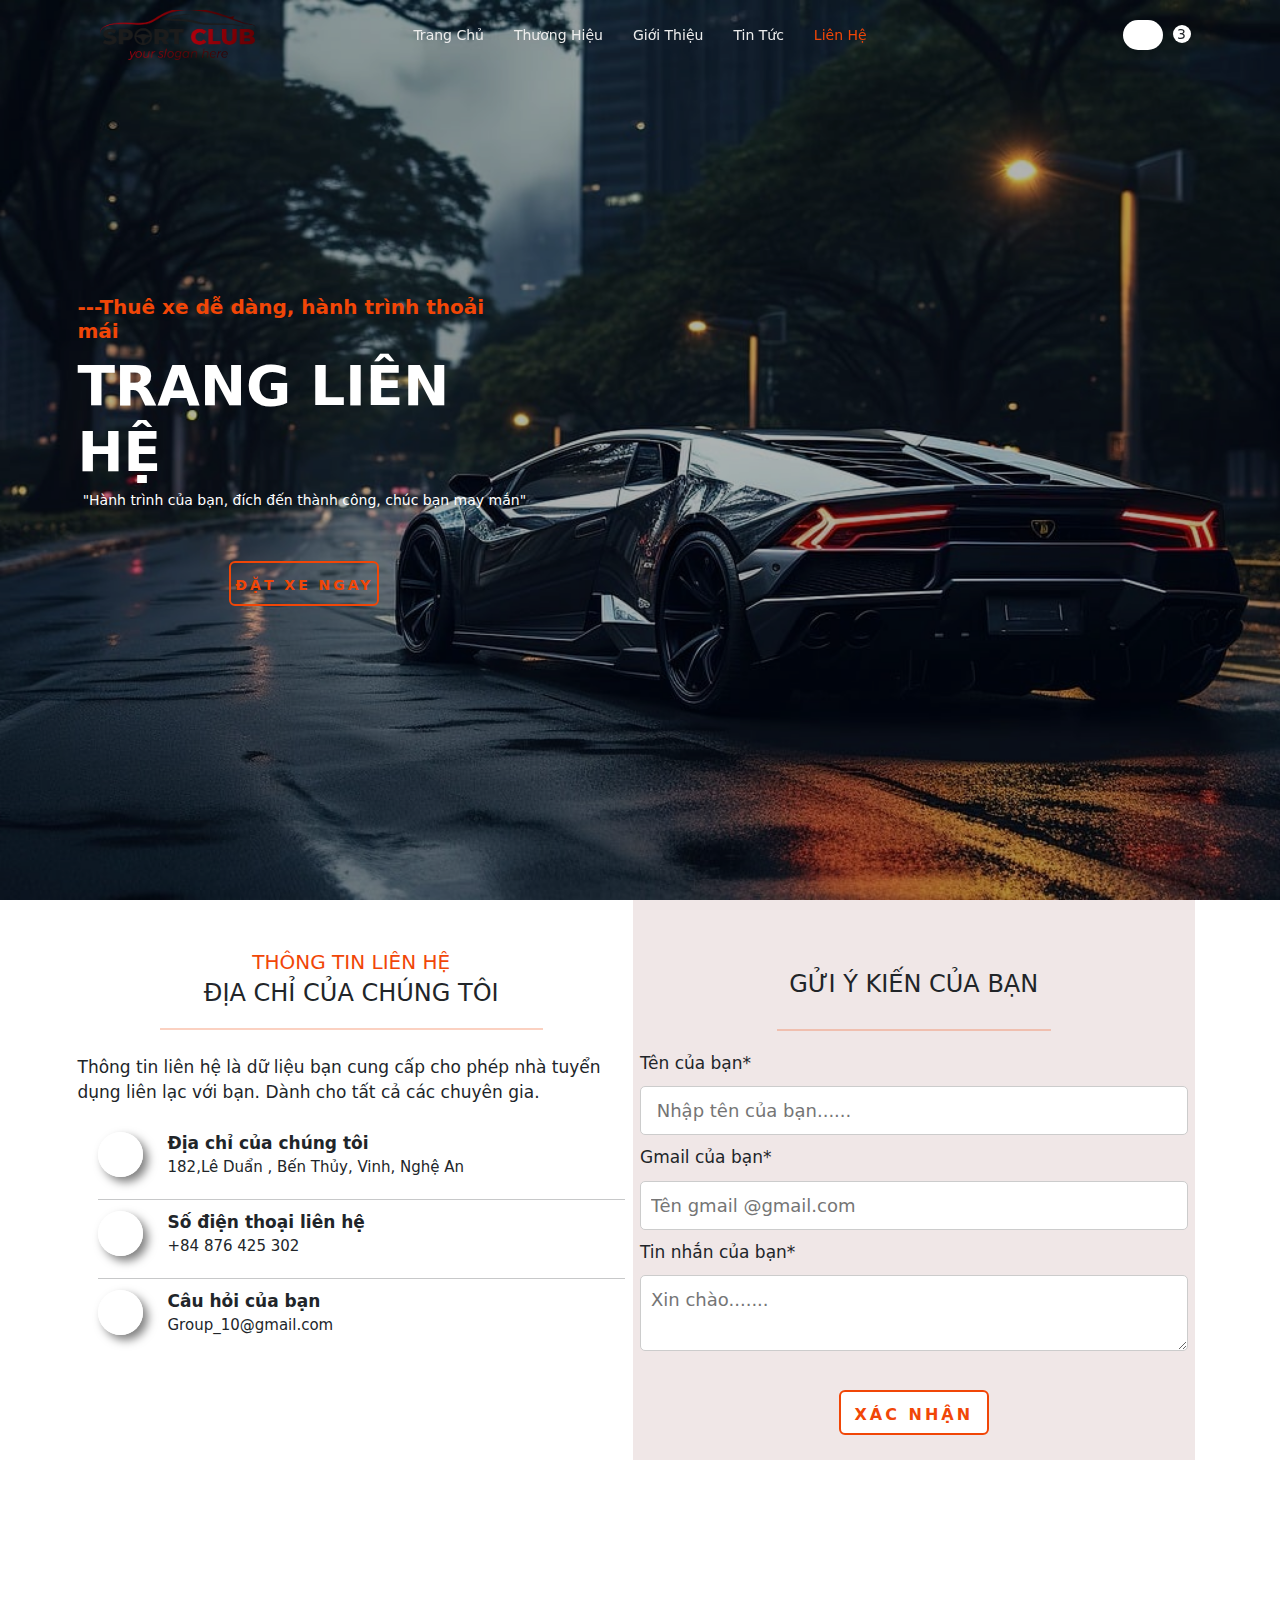
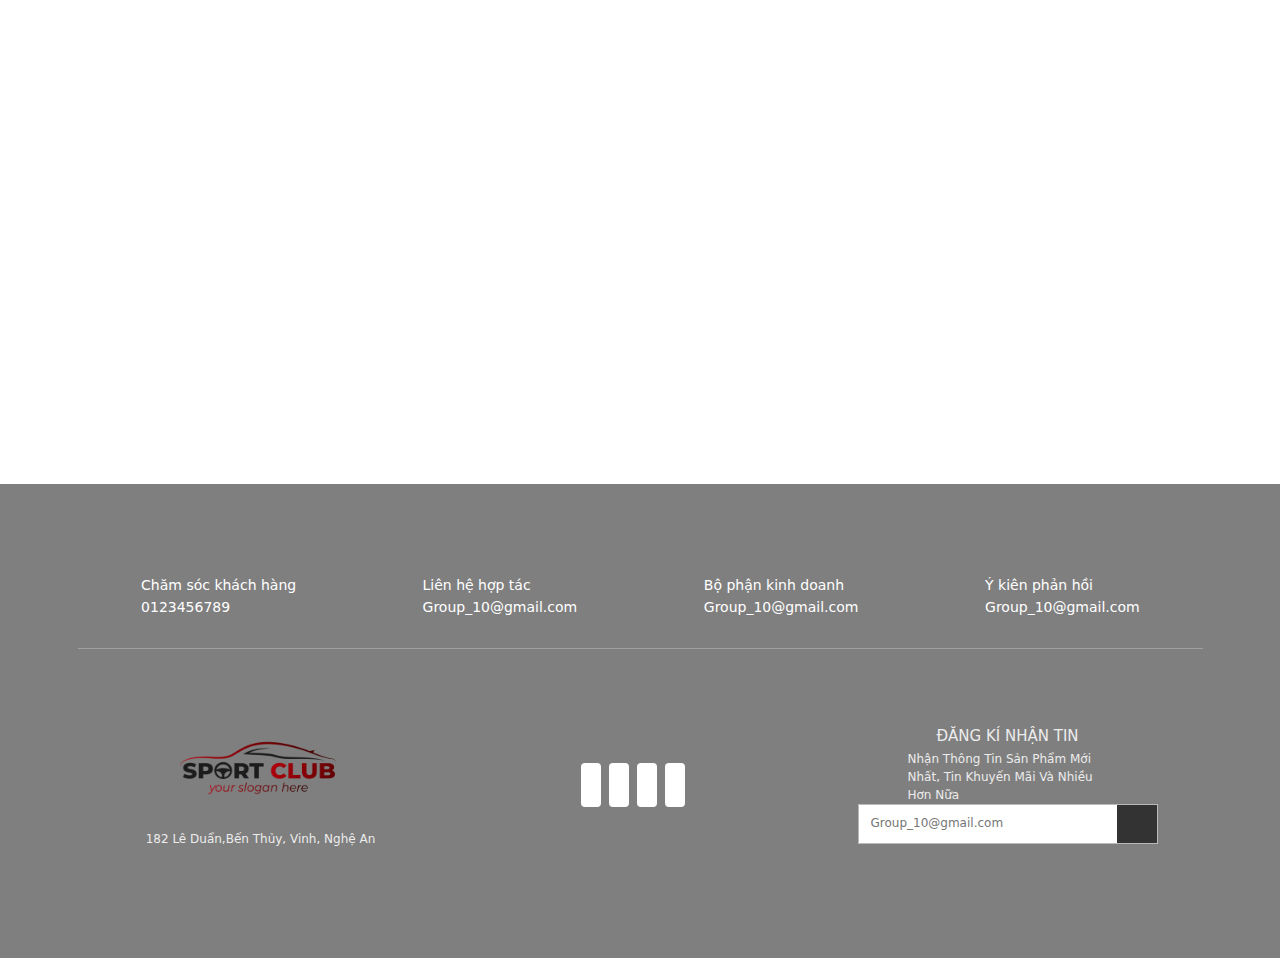
<file: contact.html>
<!DOCTYPE html>
<html lang="en">

<head>
    <meta charset="UTF-8">
    <meta name="viewport" content="width=device-width, initial-scale=1.0">
    <!-- Css -->
    <link rel="stylesheet" href="assets/css/contact.css">
    <link rel="stylesheet" href="assets/css/base.css">
    <link rel="stylesheet" href="assets/css/responsive.css">
    <!-- Icon -->
    <link rel="stylesheet" href="https://cdnjs.cloudflare.com/ajax/libs/font-awesome/6.6.0/css/all.min.css"
        integrity="sha512-Kc323vGBEqzTmouAECnVceyQqyqdsSiqLQISBL29aUW4U/M7pSPA/gEUZQqv1cwx4OnYxTxve5UMg5GT6L4JJg=="
        crossorigin="anonymous" referrerpolicy="no-referrer" />
    <link rel="shortcut icon" href="assets/images/logo.png" type="image/x-icon">

    <!-- Bootstrap -->
    <link href="https://cdn.jsdelivr.net/npm/bootstrap@5.3.3/dist/css/bootstrap.min.css" rel="stylesheet">
    <script src="https://cdn.jsdelivr.net/npm/bootstrap@5.3.3/dist/js/bootstrap.bundle.min.js"></script>
    <!-- Font -->
    <link href="https://fonts.googleapis.com/css2?family=Roboto:wght@100;400;500;700&display=swap" rel="stylesheet">

    <title>Liên Hệ</title>

    <script>
        function myFunction() {
            loadScript('assets/components/header.html', 'header')
            loadScript('assets/components/footer.html', 'footer')
        }
    </script>

</head>

<body onload="myFunction()">
    <div id="header"></div>
    <!-- carContact-bg  -->
    <div class="carContact-bg">
        <div class="container">
            <div class="row">
                <div class="carContact-bg__content col-xl-5 col-md-12">
                    <h2 class="carContact-bg__slg">
                        ---Thuê xe dễ dàng, hành trình thoải mái
                    </h2>
                    <h1 class="carContact-bg__title">
                        TRANG LIÊN HỆ
                    </h1>
                    <p class="carContact-bg__desc">
                        "Hành trình của bạn, đích đến thành công, chúc bạn may mắn"
                    </p>
                    <a href="" class="button button-effect2 carContact-bg__btn">ĐẶT XE NGAY</a>
                </div>
                <div class="carContact-bg__item col-xl-5 col-md-12">

                </div>
            </div>
        </div>
    </div>
    <!-- end carContact-bg  -->

    <!-- form contact -->
    <div class="form-contact">
        <div class="container">
            <div class="row father-box">
                <div class="box-1 col-xl-6 col-md-12 col-sm-12">
                    <div class="infor">
                        <h4>THÔNG TIN LIÊN HỆ</h4>
                        <h3>ĐỊA CHỈ CỦA CHÚNG TÔI </h3>
                        <hr>
                        <p> Thông tin liên hệ là dữ liệu bạn cung cấp cho phép nhà tuyển dụng liên lạc với bạn. Dành cho
                            tất cả các chuyên gia.</p>
                    </div>
                    <ul>
                        <li>
                            <span class="icon"> <i class="fa-solid fa-location-dot"></i></span>
                            <div class="address">
                                <b> Địa chỉ của chúng tôi </b>
                                <p> 182,Lê Duẩn , Bến Thủy, Vinh, Nghệ An </p>
                            </div>
                        </li>
                        <hr>
                        <li>
                            <span class="icon"> <i class="fa-solid fa-phone"></i></i></span>
                            <div class="number">
                                <b> Số điện thoại liên hệ </b>
                                <p> +84 876 425 302</p>
                            </div>
                        </li>
                        <hr>
                        <li>
                            <span class="icon"> <i class="fa-regular fa-envelope"></i></i></span>
                            <div class="question">
                                <b> Câu hỏi của bạn </b>
                                <p> Group_10@gmail.com </p>
                            </div>
                        </li>
                    </ul>
                </div>
                <div class="box-2 col-xl-6 col-md-12 col-sm-12">
                    <div class="request">
                        <h3> GỬI Ý KIẾN CỦA BẠN</h3>
                        <hr>
                    </div>
                    <form action="">
                        <label for="fullName">Tên của bạn*</label>
                        <br />
                        <input type="text" id="fullName" name="full_name" placeholder=" Nhập tên của bạn......" />
                        <br />
                        <label for="email">Gmail của bạn*</label>
                        <br />
                        <input type="text" id="email" name="email" placeholder="Tên gmail @gmail.com" />
                        <br />
                        <label for="message">Tin nhắn của bạn*</label>
                        <br />
                        <textarea type="text" id="message" name="message" placeholder="Xin chào......." ></textarea><br />
                        <div class="btn">
                            <button class="button button-effect2 btn-contact">XÁC NHẬN</button>
                        </div>
                    </form>


                </div>
            </div>
        </div>
        <div class="map-contact ">
            <div class="box-3 col-xl-12 col-md-12 col-sm-12">
                <iframe
                    src="https://www.google.com/maps/embed?pb=!1m18!1m12!1m3!1d3780.1101298370354!2d105.69316507501662!3d18.659053382461565!2m3!1f0!2f0!3f0!3m2!1i1024!2i768!4f13.1!3m3!1m2!1s0x3139cd6bc2b806c3%3A0x1bb93264c558a798!2zMTgyIEzDqiBEdeG6qW4sIELhur9uIFRo4buneSwgVmluaCwgTmdo4buHIEFuLCBWaeG7h3QgTmFt!5e0!3m2!1svi!2s!4v1734259096922!5m2!1svi!2s"></iframe>
            </div>
        </div>
    </div>

    <!-- end form contact -->




    <section id="footer"></section>
    <div id="overlay"></div>
    <script type="module" src="assets/js/main.js"></script>
    <script src="assets/js/loadComponent.js"></script>
    <script src="assets/js/header.js"></script>
</body>

</html>
</file>
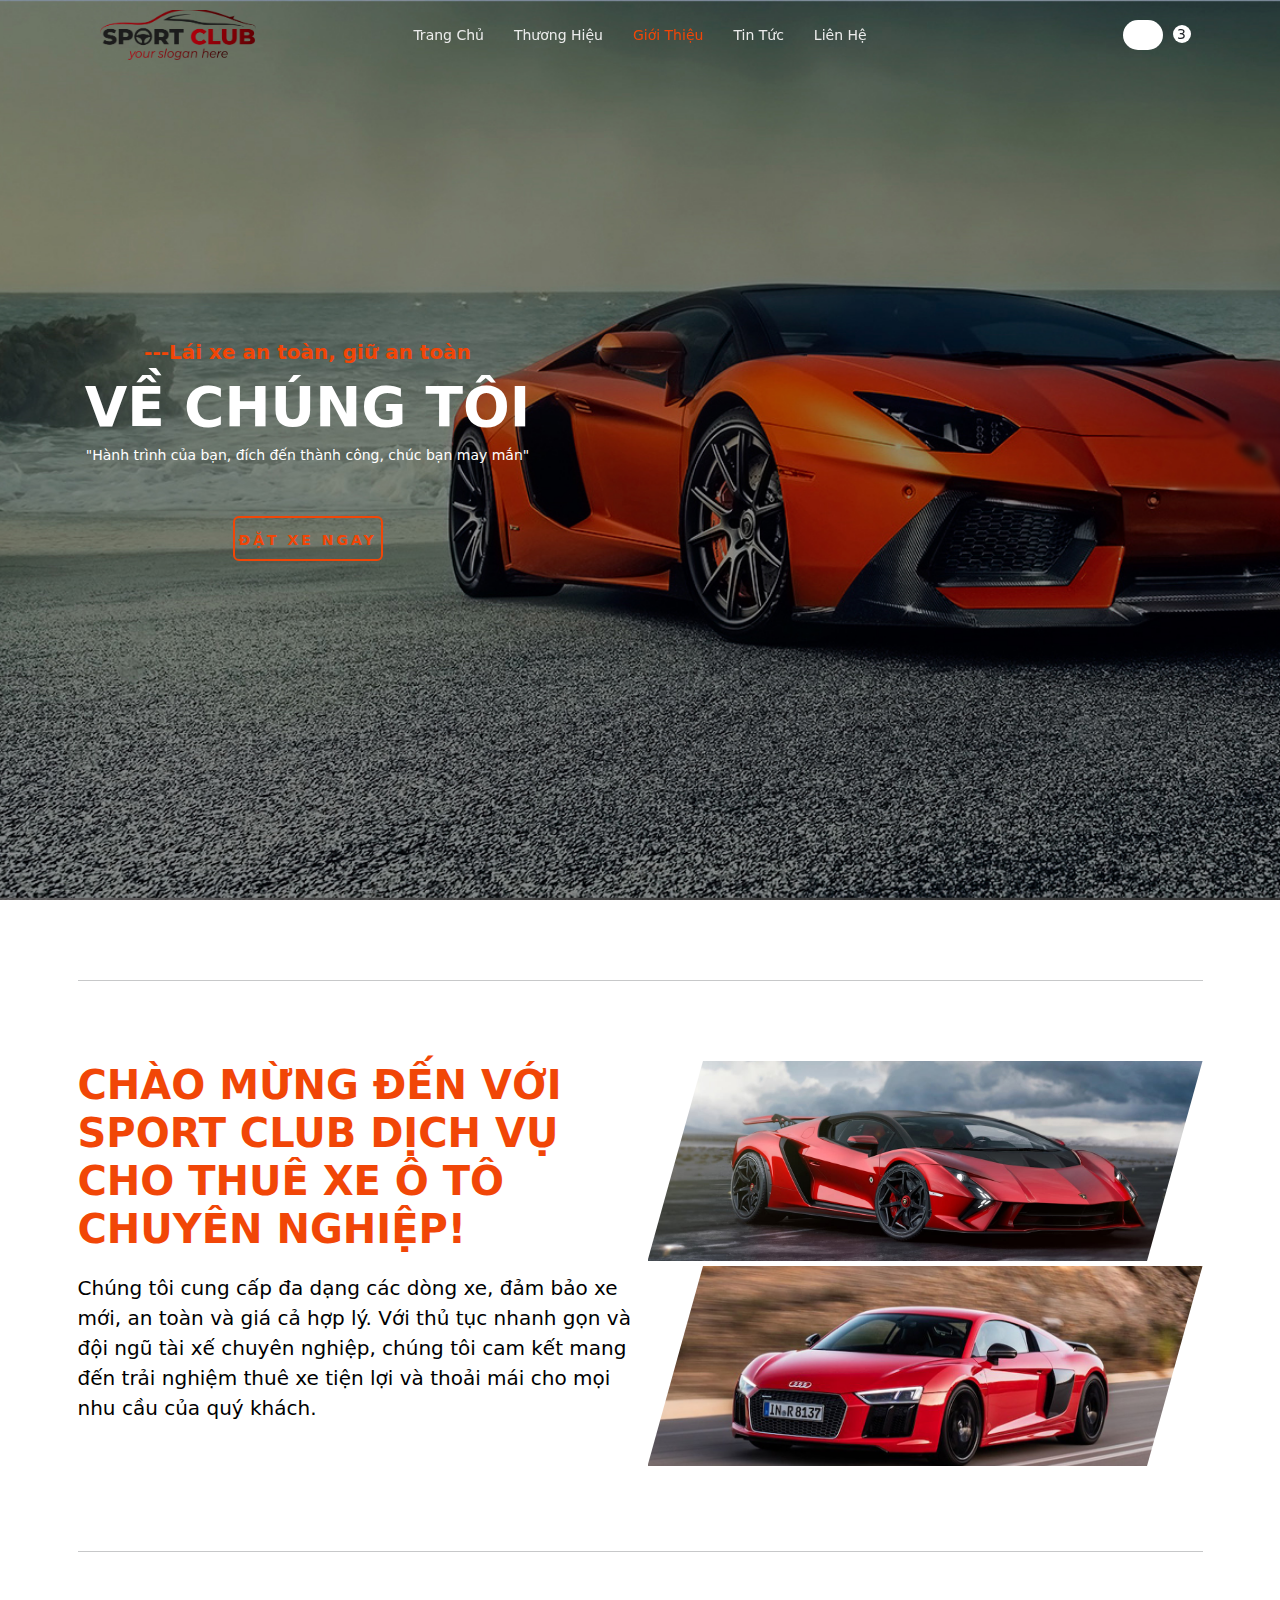
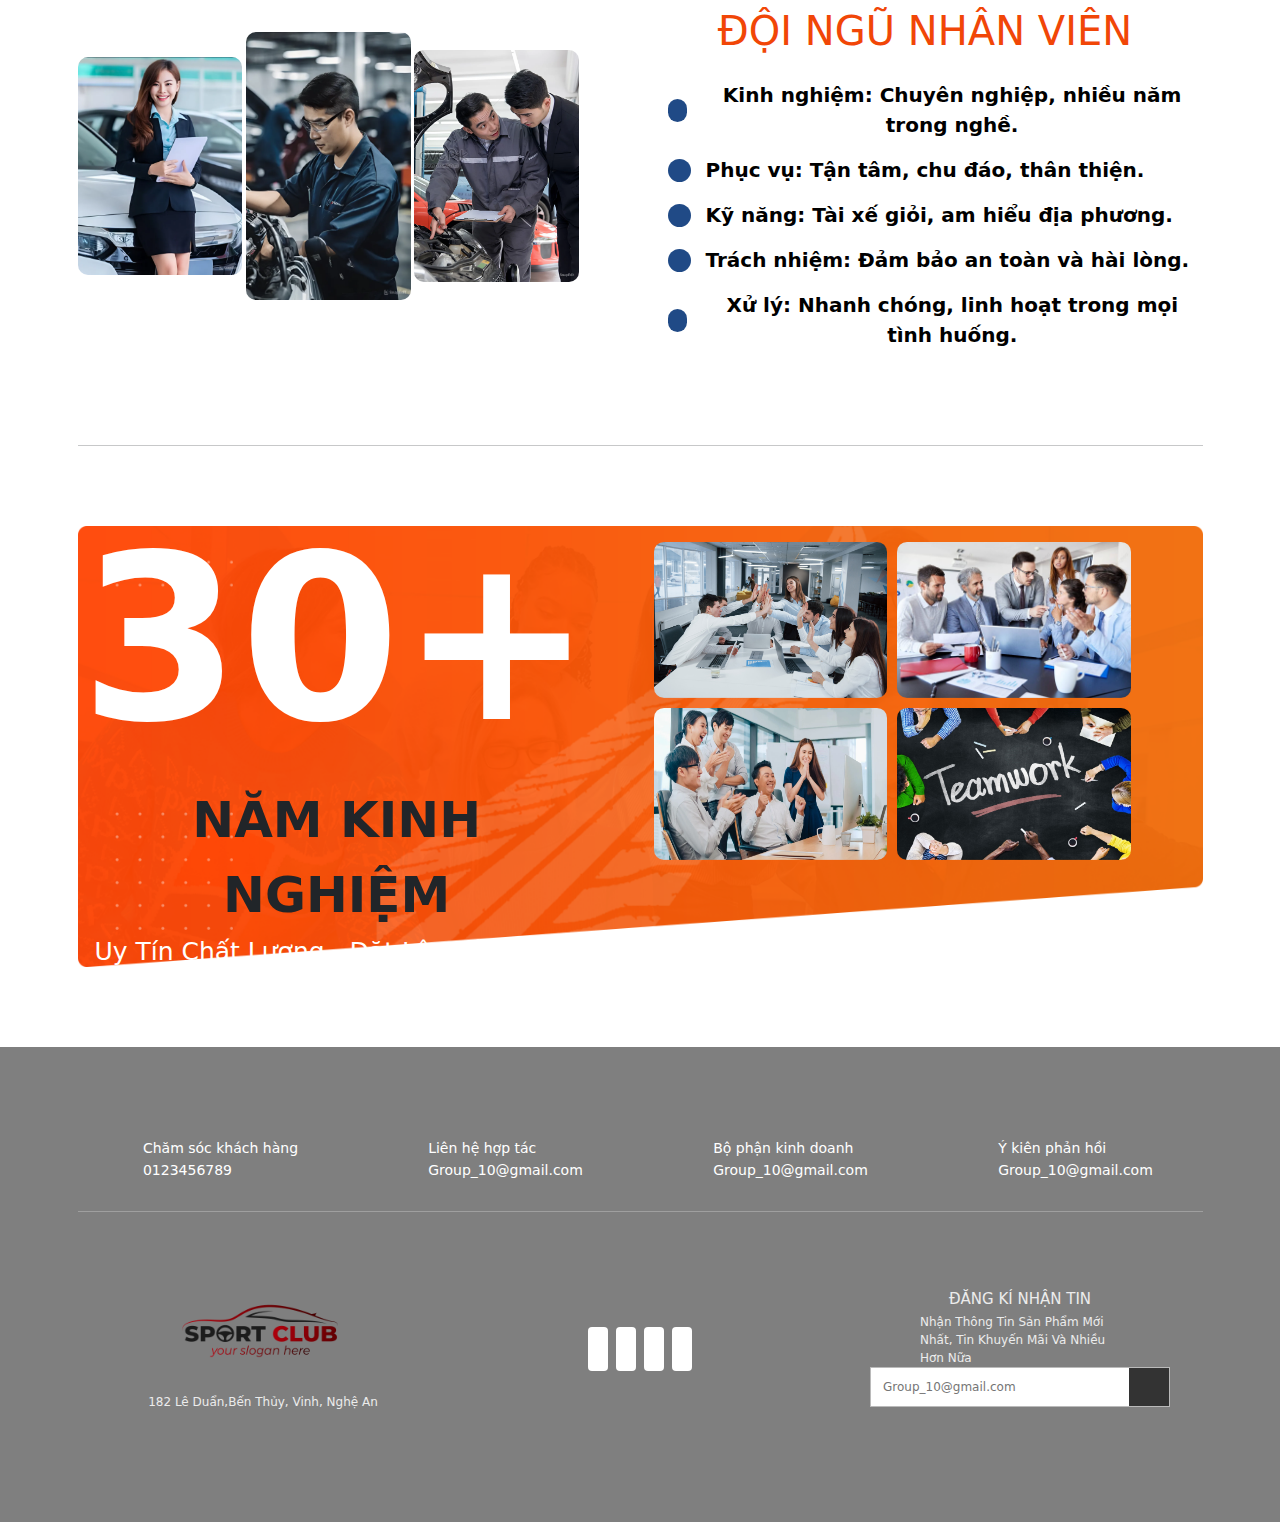
<file: introduction.html>
<!DOCTYPE html>
<html lang="en">

<head>
    <meta charset="UTF-8">
    <meta name="viewport" content="width=device-width, initial-scale=1.0">
    <!-- Css -->

    <link rel="stylesheet" href="assets/css/introduction.css">
    <link rel="stylesheet" href="assets/css/base.css">
    <link rel="stylesheet" href="assets/css/responsive.css">

    <!-- Icon -->
    <link rel="stylesheet" href="https://cdnjs.cloudflare.com/ajax/libs/font-awesome/6.6.0/css/all.min.css"
        integrity="sha512-Kc323vGBEqzTmouAECnVceyQqyqdsSiqLQISBL29aUW4U/M7pSPA/gEUZQqv1cwx4OnYxTxve5UMg5GT6L4JJg=="
        crossorigin="anonymous" referrerpolicy="no-referrer" />
    <link rel="shortcut icon" href="assets/images/logo.png" type="image/x-icon">

    <!-- Bootstrap -->
    <link href="https://cdn.jsdelivr.net/npm/bootstrap@5.3.3/dist/css/bootstrap.min.css" rel="stylesheet">
    <script src="https://cdn.jsdelivr.net/npm/bootstrap@5.3.3/dist/js/bootstrap.bundle.min.js"></script>
    <!-- Font -->
    <link href="https://fonts.googleapis.com/css2?family=Roboto:wght@100;400;500;700&display=swap" rel="stylesheet">
    <title>Document</title>
    <script>
        function myFunction() {
            loadScript('assets/components/header.html', 'header')
            loadScript('assets/components/footer.html', 'footer')
        }
    </script>
</head>

<body onload="myFunction()">

    <div id="header"></div>

    <!-- carIntro-bg  -->
    <div class="carIntro-bg">
        <div class="container">
            <div class="row">
                <div class="carIntro-bg__content col-xl-5 col-md-12">
                    <h2 class="carIntro-bg__slg">
                        ---Lái xe an toàn, giữ an toàn
                    </h2>
                    <h1 class="carIntro-bg__title">
                        VỀ CHÚNG TÔI
                    </h1>
                    <p class="carIntro-bg__desc">
                        "Hành trình của bạn, đích đến thành công, chúc bạn may mắn"
                    </p>
                    <a href="" class="button button-effect2 carIntro-bg__btn">ĐẶT XE NGAY</a>
                </div>
                <div class="carIntro-bg__item col-xl-5 col-md-12">

                </div>
            </div>
        </div>
    </div>
    <!-- end carIntro-bg  -->

    <!-- carIntro-wlc  -->
    <div class="carIntro-wlc">
        <div class="container">
            <hr style="margin: 80px 0 80px 0;">
            <div class="row">
                <div class="carIntro-wlc__content col-xl-6 col-12">
                    <h2 class="carIntro-wlc__title">
                        Chào mừng đến với sport club Dịch vụ cho thuê xe ô tô chuyên nghiệp!
                    </h2>
                    <div class="carIntro-wlc__desc">
                        Chúng tôi cung cấp đa dạng các dòng xe, đảm bảo xe mới, an toàn và giá cả hợp lý. Với thủ tục
                        nhanh gọn và đội ngũ tài xế chuyên nghiệp, chúng tôi cam kết mang đến trải nghiệm thuê xe tiện
                        lợi và thoải mái cho mọi nhu cầu của quý khách.
                    </div>
                </div>
                <div class="carIntro-wlc__img col-xl-6 col-12">
                    <img src="./assets/images/car/anh-1-948.jpg" alt="">
                    <img src="./assets/images/car/su-that-ve-audi-thumb.png" alt="">
                </div>
            </div>
        </div>
    </div>
    <!-- end carIntro-wlc  -->

    <!-- carIntro-team -->
    <div class="carIntro-team">
        <div class="container">
            <hr style="margin: 80px 0 80px 0;">
            <div class="row">
                <div class="carIntro-team__img col-xl-6 col-lg-6 col-md-12 col-12">
                    <img src="./assets/images/Service-img/intro-1.png" alt="">
                    <img src="./assets/images/Service-img/intro-3.jpeg" alt="">
                    <img src="./assets/images/Service-img/intro-2.png" alt="">
                </div>
                <div class="carIntro-team__content col-xl-6 col-lg-6 col-md-12 col-12">
                    <h3 class="carIntro-team__title">
                        đội ngũ nhân viên
                    </h3>
                    <ul class="carIntro-team__criteria criteria-sample">
                        <li>
                            <i class="fa-solid fa-check"></i>
                            <p>
                                Kinh nghiệm: Chuyên nghiệp, nhiều năm trong nghề.
                            </p>
                        </li>
                        <li>
                            <i class="fa-solid fa-check"></i>
                            <p>
                                Phục vụ: Tận tâm, chu đáo, thân thiện.
                            </p>
                        </li>
                        <li>
                            <i class="fa-solid fa-check"></i>
                            <p>
                                Kỹ năng: Tài xế giỏi, am hiểu địa phương.
                            </p>
                        </li>
                        <li>
                            <i class="fa-solid fa-check"></i>
                            <p>
                                Trách nhiệm: Đảm bảo an toàn và hài lòng.
                            </p>
                        </li>
                        <li>
                            <i class="fa-solid fa-check"></i>
                            <p>
                                Xử lý: Nhanh chóng, linh hoạt trong mọi tình huống.
                            </p>
                        </li>
                    </ul>
                </div>
            </div>
        </div>
    </div>
    <!-- end carIntro-team -->

    <!-- carIntro-exper -->
    <div class="carIntro-exper">
        <div class="container">
            <hr style="margin: 80px 0 80px 0;">
            <div class="carIntro-exper__bg">
                <img src="./assets/images/Service-img/app_download_bg.png" alt="">
            </div>
            <div class="row">
                <div class="carIntro-exper__content col-xl-5 col-lg-6 col-md-12 col-sm-12">
                    <h4 class="carIntro-exper__title">
                        30+
                    </h4>
                    <p class="carIntro-exper__decs">
                        năm kinh nghiệm
                    </p>
                    <p class="carIntro-exper__slg">
                        uy tín chất lượng - đặt lên hàng đầu
                    </p>
                </div>
                <div class="carIntro-exper__img col-xl-5 col-lg-5 col-md-12 col-sm-12">
                    <img src="./assets/images/Service-img/Staff.jpg" alt="">
                    <img src="./assets/images/Service-img/bg-teaem.jpg" alt="">
                    <img src="./assets/images/Service-img/3-hoat-dong-nen-khoi-xuong-de-teamwork-dat-hieu-qua-cao-anh-2.webp" alt="">
                    <img src="./assets/images/Service-img/teamwork-la-gi.jpg" alt="">
                </div>
            </div>
        </div>
    </div>
    <!-- end carIntro-exper -->



    <section id="footer"></section>
    <div id="overlay"></div>
    <script type="module" src="assets/js/main.js"></script>
    <script src="assets/js/loadComponent.js"></script>
    <script src="assets/js/header.js"></script>
</body>

</html>
</file>
<file: assets/css/home.css>
/* bg-image */
.home-page {
    color: var(--primary-color) !important;
}

.img-container {
    position: relative;
    width: 100%;
    height: 100vh;
    overflow: hidden;
}

.image-bg {
    position: absolute;
    width: 100%;
    height: 100%;
    object-fit: cover;
    animation: slide 9s infinite;
}

.image-bg:nth-child(1) {
    animation-delay: 0s;
}

.image-bg:nth-child(2) {
    animation-delay: 3s;
}

.image-bg:nth-child(3) {
    animation-delay: 6s;
}

@keyframes slide {

    0%,
    100% {
        opacity: 0;
    }

    33% {
        opacity: 1;
    }

    66% {
        opacity: 0;
    }
}

.home {
    display: flex;
    justify-content: center;
    align-items: center;
}

.car__title {
    font-size: 50px;
    color: var(--primary-color);
    position: absolute;
    top: 50%;
    left: 50%;
    transform: translate(-50%, -50%);
    font-weight: 700;
}

.car__title--set {
    color: var(--white-color);
    margin-left: 150px;
    margin-top: 10px;
    font-size: 40px;
}

.car__button--book {
    position: absolute;
    width: 200px;
    height: 60px;
    line-height: 60px;
    font-size: 1.4rem;
    border-radius: 10px;
    font-size: 1.4rem;
    top: 80%;
}

/* end bg-image */

/* Product */
.product-header {
    text-align: center;
    font-size: 4rem;
    color: var(--text-color);
    margin: 60px 0;
}


/* carService  */
.car-service {
    background-color: var(--service-color);
    padding: 70px 0 70px 0;
    color: var(--white-color);

}

.car-service .row {
    display: flex;
    justify-content: space-between;
}

.car-service__img {
    display: flex;
    justify-content: space-between;
}

.car-service__img .wrap {
    display: flex;
    flex-direction: column;
}

.car-service__img .wrap img {
    margin-right: 20px;
    border-radius: 10px;
}

.car-service__img .wrap {
    width: 48%;
}

.car-service__img--set {
    width: 48%;
    border-radius: 10px;
    margin-right: 20px;
}

.car-service__img p {
    font-size: 120px;
    font-weight: 600;
    text-align: center;
}

.car-service__title {
    color: var(--primary-color);
    margin-bottom: 15px;
    margin-top: 15px;
}

.car-service__slogan {
    font-size: 26px;
    font-weight: 600;
    margin-bottom: 20px;
}

.car-service__slogan--set {
    margin-left: 70px;
}

.car-service__desc {
    display: flex;
    align-items: center;
    margin-bottom: 20px;
}

.car-service__desc p,
.criteria-sample li p {
    font-size: 1.4rem;
}

.car-service__desc img {
    margin-right: 15px;
}

.car-service__button {
    font-size: 1.4rem;
    padding: 10px 32px;
}

/* end carService  */

/* car-factArea  */
.car-factArea {
    width: 100%;
    background-image: url(../images/Service-img/fact-area-ct.jpg.png);
    background-repeat: no-repeat;
    background-position: center;
    background-size: cover;
    padding: 80px 0 80px 0;
    margin: 100px 0 100px 0;
    color: var(--white-color);
    position: relative;
}

.car-factArea::before {
    content: '';
    position: absolute;
    top: 0;
    left: 0;
    width: 100%;
    height: 100%;
    background-color: var(--black-color);
    opacity: 0.5;
}

.car-factArea__title {
    position: absolute;
    top: -15px;
    left: 0;
    right: 0;
    margin: 0 auto 0;
    background-color: var(--primary-color);
    text-align: center;
    padding: 7px 40px;
    max-width: 300px;
    font-size: 12px;
}

.car-factArea__title::before {
    content: "";
    position: absolute;
    left: -19px;
    top: 0;
    width: 20px;
    height: 100%;
    clip-path: polygon(100% 0, 100% 50%, 100% 100%, 0% 100%, 56% 50%, 0% 0%);
    background: var(--primary-color);
}

.car-factArea__title::after {
    content: "";
    position: absolute;
    right: -19px;
    top: 0;
    width: 20px;
    height: 100%;
    clip-path: polygon(100% 0%, 45% 50%, 100% 100%, 0 100%, 0% 50%, 0 0);
    background: var(--primary-color);
}

.car-factArea__item {
    display: flex;
    align-items: center;
    justify-content: center;
}

.car-factArea-z {
    z-index: 2;
    margin-bottom: 20px;
}

.car-factArea__icon {
    font-size: 64px;
    margin-right: 15px;
}

.car-factArea__icon:hover {
    color: var(--primary-color);
}

.car-factArea__quantity {
    font-size: 34px;
    color: var(--primary-color);
    font-weight: 800;
}

.car-factArea__desc {
    text-align: left;
    font-weight: 500;
}

/*  end car-factArea  */

/* car-news */
.car-news{
    margin-top: 80px;
}
.news {
    text-align: center;
    padding: 20px;
}

.news p {
    color: var(--primary-color);
    font-size: 25px;
}

.news h3 {
    font-size: 45px;
    font-weight: 700;
}

.news hr {
    border: none;
    color: var(--primary-color);
    border-top: 3px solid;
    margin: 10px auto 20px auto;
    width: 50%;

}

.car-news-img {
    margin-bottom: 17px;
    text-align: center;
}

.car-news-img img {
    width: 100%;
}

.box h6 {
    font-size: 15px;
    color: var(--primary-color);
}
.car-news .box {
    border: 1px solid rgb(233, 229, 229);
    box-shadow: 0 5px 10px rgba(0, 0, 0, 0.5);
    padding: 10px;
    height: auto;
    transition: transform .3s ease;
    border-radius: 10px;
}

.car-news .box:hover {
    transform: scale(0.95);
}



.car-news-icon {
    display: flex;
    align-items: center;
    justify-content: space-around;
    padding: 15px;
    font-size: 20px;
    margin-top: 30px;


}

.car-news-icon .icon i {
    margin-right: 20px;
    color: var(--primary-color);
}


.car-news-icon h4 {
    margin: 0;
}

/* end car-new */
</file>
<file: assets/css/base.css>
@import "header.css";
@import "footer.css";
@import url('https://fonts.googleapis.com/css2?family=Roboto:wght@100;400;500;700&display=swap');

:root {
    --primary-color: #f14607;
    --white-color: #fff;
    --black-color: #000;
    --border-color: #bababa;
    --text-color: #333;
    --white-text-color: #ececec;
    --gray-color: #adadad;
    --service-color: #111822;
    --checkService-color: #204A86;
}

* {
    padding: 0;
    margin: 0;
    box-sizing: border-box;
    /* outline: 2px solid red; */
}

html {
    font-size: 62.5%;
    font-family: "Roboto", sans-serif;
}

p{
    margin-bottom: 0 !important;
}

@keyframes fade-in {
    from {
        opacity: 0;
    }
    to {
        opacity: 1;
    }
}


@keyframes fade-out {
    from {
        opacity: 1;
    }
    to {
        opacity: 0;
    }
}


@keyframes grow-up {
    from {
        transform: scale(var(--scale-from));
    }
    to {
        transform: scale(var(--scale-to));
    }
}

.fade-in {
    animation: fade-in 0.3s linear;
}

#overlay {
    position: fixed;
    top: 0;
    left: 0;
    right: 0;
    bottom: 0;
    display: none;
    z-index: 1;
    background-color: rgba(0, 0, 0, 0.5);
}

.button {
    min-width: 60px;
    min-height: 20px; 
    overflow: hidden;
    display: inline-block;
    text-decoration: none;
    text-align: center;
    position: relative;
    cursor: pointer;
}

.button-effect1 {  
    border: none;
    color: var(--white-color);
    background-color: var(--primary-color);
}

.button-effect2 {
    border-radius: 6px;
    text-transform: uppercase;
    border: 2px solid var(--primary-color);
    color: var(--primary-color);
    letter-spacing: 3px;
    z-index: 1;
}

.button-effect1::before, 
.button-effect2::before {
    content: '';
    position: absolute;
    width: 0;
    height: 100%;
    top: 0;
    left: 50%;
    transform-origin: center center;
    transform: translateX(-50%);
    transition: all 0.3s ease;
}

.button-effect1::before { 
    background-color: rgba(255, 255, 255, 0.2);
}

.button-effect2::before { 
    background-color: var(--primary-color);
    z-index: -1;
}

.button:active {
    transform: scale(0.95);
}

.button:hover::before {
    width: calc(100% + 20px);  
}

.button:hover {
    color: var(--white-color);
}

.hidden {
    display: none;
}

/* check  */
.criteria-sample li {
    display: flex;
    list-style-type: none;
    align-items: center;
    margin-bottom: 15px;

}

.criteria-sample li i {
    background-color: var(--checkService-color);
    border-radius: 45px;
    width: 23px;
    height: 23px;
    display: flex;
    align-items: center;
    justify-content: center;
    margin-right: 15px;
    color: var(--primary-color);
}

.criteria-sample li i:hover{
    background-color: var(--primary-color);
    color: var(--white-color);
}
/* end check  */

.toast-message {
    position: absolute;
    top: 20%;
    right: 10px;
    display: flex;
    justify-content: space-between;
    align-items: center;
    max-width: 400px;
    min-width: 300px;
    min-height: 46px;
    font-size: 1.4rem;
    padding: 10px;
    text-transform: capitalize;
    border-left: 4px solid #14a320;
    background-color: #fff;
    user-select: none;
    transition: 0.3s linear;
    transform: translateX(calc(100% + 10px));
    animation: fade-in 0.5s linear, fly-in 0.5s linear forwards, fade-out 1s linear 4s forwards;
}

@keyframes fly-in {
    to {
        transform: translateX(0);
    }
}

.toast-message i {
    /* float: right; */
    padding: 10px;
    border: 2px solid #14a320;
    border-radius: 50%;
    color: #14a320;
}




.car-item {
    padding-bottom: 20px;
    /* margin-top: 20px; */
    border: 1px solid var(--border-color);
    border-radius: 0 0 10px 10px;
    box-shadow: 4px 4px 6px rgba(0, 0, 0, 0.1);
    transition: transform 0.15s ease;
}

.car-item:hover {
    transform: translateY(-4px);
}

.car-item-img {
    width: 100%;
    height: 230px;
    position: relative;
}

.car-item-img .cart-icon {
    position: absolute;
    display: grid;
    place-items: center;
    cursor: pointer;
    width: 50px;
    height: 50px;
    border-radius: 50%;
    line-height: 50px;
    text-align: center;
    color: var(--white-color);
    font-size: 14px;
    top: 40%;
    left: 50%;
    transition: all 0.3s linear;
    opacity: 0;
    /* z-index: 100; */
    transform: translate(-50%, -50%);
    background-color: var(--primary-color);
}

.car-item-img .cart-icon::after {
    content: '';
    position: absolute;
    width: calc(100% + 10px);
    height: calc(100% + 10px);
    border-radius: 50%;
    border: 2px dashed var(--white-color);
    transform: rotate(0);
    /* z-index: -10; */
    background-color: transparent;
}

/* .cart-icon:hover {
    filter: brightness(90%);
} */

.cart-icon:hover::after {
    animation: rotate 10s linear infinite;
}

@keyframes rotate {
    to {
        transform: rotate(360deg);
    }
}


.car-item-img:hover .cart-icon {
    opacity: 1;
    top: 50%;
}

.car-item-img img {
    width: 100%;
    height: 100%;
    object-fit: cover;
}

.car-item-img::before {
    content: '';
    position: absolute;
    width: 0;
    height: 0;
    top: 50%;
    left: 50%;
    transform: translate(-50%, -50%);
    transition: all 0.3s linear;
    background-color: rgba(0, 0, 0, 0.4);
}

.car-item-img:hover::before {
    width: 100%;
    height: 100%;
}

.car-item-content {
    padding: 0 50px;
}

.car-name {
    text-align: center;
    position: relative;
    /* background-color: red; */
    white-space: nowrap;
    overflow: hidden;
    line-height: 50px;
    text-overflow: ellipsis;
    margin: 20px 0;
}

.car-name::after {
    content: '';
    position: absolute;
    width: 5px;
    height: 4px;
    bottom: 0;
    left: calc(20% + 20px);
    transform: skew(-30deg);
    background-color: #fff;
}

.car-name::before {
    content: '';
    position: absolute;
    width: 60px;
    height: 4px;
    bottom: 0;
    left: 20%;
    transform: skew(-30deg);
    transition: width 0.3s ease;
    background-color: var(--primary-color);
}

.car-item:hover .car-name::before {
    width: 60%;
}

.car-parameter {
    display: flex;
    /* background-color: red; */
    justify-content: space-between;
    /* align-items: center; */
    text-transform: capitalize;
    margin-top: 30px;
}

.car-parameter .parameter {
    display: flex;
    gap: 10px;
    /* align-items: center; */
    color: var(--text-color);
}

.car-parameter .parameter i {
    width: 16px;
    height: 16px;
    font-size: 16px;
}

.car-parameter .parameter .parameter-name {
    font-family: 12px;
}

.car-item-bottom {
    display: flex;
    /* margin-top: 40px; */
    /* justify-content: space-between; */
}

.car-item-rating i {
    color: #e5ac32f4;
    cursor: pointer;
}

.car-item-price {
    margin-left: auto;
}

.car-item-price .price {
    color: var(--primary-color);
    font-size: 1.2rem;
    font-weight: bold;
}

#product .btn-show {
    font-size: 1.4rem;
    padding: 16px 42px;
    margin: 80px 0;
}

.car-list {
    row-gap: 20px;
}
</file>
<file: assets/css/brand.css>
.brand-page {
    color: var(--primary-color) !important;
}

.slide {
    position: relative;
    width: 100%;
    height: 100vh;
}

.slide a {
    width: 200px;
    height: 60px;
    line-height: 60px;
    font-size: 1.4rem;
    border-radius: 10px;
    position: absolute;
    /* left: 50%; */
    bottom: 14%;
    margin: 0 auto;
}

main {
    background-color: #F7F7F7;
    padding: 200px 0;
}
/* Control bar */
.layout-1 , .layout-2 {
    display: none;
}
.control-bar {

    padding-bottom: 40px;
}
.control-bar--left {
    display: flex;
    justify-content: space-between;
}
.control-bar__total-car {
    
}

.control-bar__total-car span {
    color: var(--primary-color);
}

.control-bar__total-car p, 
.control-bar__total-car span {
    font-size: 2.2rem;

}

.control-bar__layout i {
    font-size: 1.4rem;
    padding: 16px;
    border-radius: 6px;
    cursor: pointer;
    margin-left: 10px;
    border: 1px solid #d7d7d7;
    color: var(--gray-color);
    background-color: rgb(255, 255, 255);
}

.active {
    display: block;
}

.control-bar__layout i.active {
    color: var(--primary-color);
}

.control-bar__layout i:active {
    transform: scale(0.95);
}

.control-bar__sort {
    display: flex;
    align-items: center;
    justify-content: end;
}

.control-bar__sort span {
    font-size: 1.2rem;
    user-select: none;
}
.control-bar__sort .sort p,
.control-bar__sort .sort i {
    font-size: 1.4rem;
    line-height: 50px;
}
.control-bar__sort .sort p {
    margin-left: 20px;
}

.control-bar__sort .sort i {
    margin-right: 20px;
}

.control-bar__sort .sort {
    position: relative;
    display: flex;
    justify-content: space-between;
    /* align-items: center; */
    cursor: pointer;
    width: 70%;
    height: 50px;
    margin-left: 10px;
    border-radius: 6px;
    border: 1px solid var(--border-color);
    background-color: var(--white-color);
}

.control-bar__sort ul {
    position: absolute;
    list-style: none;
    width: 100%;
    padding-left: 0;
    top: 55px;
    z-index: 5;
    box-shadow: 0 0 4px rgba(0, 0, 0, 0.2);
    border: 1px solid var(--border-color);
    background-color: var(--white-color);
    display: none;
    transform-origin: top center;
    --grow-from: 0;
    --grow-to: 1;
    animation: fade-in 0.3s linear, grow-up 0.3s linear;
}

.control-bar__sort ul::before {
    position: absolute;
    content: '';
    display: block;
    width: 100%;
    height: 14px;
    top: -10px;
}

.control-bar__sort ul li{
    font-size: 1.4rem;
    display: block;
    padding: 12px 20px;
}

.control-bar__sort ul li:hover {
    background-color: #d5d5d5;
}

.control-bar__sort .sort:hover ul {
    display: block;
}

.control-bar__sort .sort:hover i {
    transform: rotate(-180deg);
}


.car__item {
    display: flex;
    padding: 20px;
    background-color: #fff;
    border-radius: 10px;
    box-shadow: 0 0 6px rgba(0, 0, 0, 0.2);
}

.car__item  ~ .car__item {
    margin-top: 30px;
}

.car__item:hover .car__item-name::after {
    width: 30%;
}

.car__item-img {
   position: relative; 
   height: 210px;  
}

.car__item-img::before {
    position: absolute;
    content: '';
    width: 0;
    height: 0;
    top: 50%;
    left: 50%;
    transition: all 0.3s linear;
    transform: translate(-50%, -50%);
    background-color: rgba(0, 0, 0, 0.5);
}

.car__item-img:hover::before {
    width: 100%;
    height: 100%;
}

.car__item-img img {
    width: 100%;
    height: 100%;
    object-fit: cover;
    transition: all 0.3s ease;
}

.car__item-left {
    flex: 2;
}

.car__item-right {
    flex: 3;
}

.car__item--top {
    display: flex;
    justify-content: space-between;
    align-items: center;
}

.car__item-status {
    display: flex;
}

.car__item-status p {
    min-width: 78px;
    height: 26px;
    user-select: none;
    border-radius: 4px;
    text-align: center;
    line-height: 26px;
    font-size: 1.2rem;
    color: var(--white-color);
}

.car__item-status p:first-child {
    background-color: #525151;
    margin-right: 20px;
}

.car__item-status p:last-child {
    background-color: var(--primary-color);
}

.car__item-price span {
    font-size: 2.4rem;
    font-weight: 450;
    color: var(--primary-color);
}

.car__item-name {
    font-size: 1.8rem;
    text-transform: capitalize;
    position: relative;
}

.car__item-name::after {
    content: '';
    position: absolute;
    width: 70px;
    height: 4px;
    bottom: -8px;
    left: 0;
    transform: skew(-30deg);
    transition: width 0.3s linear;
    background-color: var(--primary-color);
}

.car__item-name::before {
    content: '';
    position: absolute;
    width: 5px;
    height: 4px;
    bottom: -8px;
    left: 5px;
    transform: skew(-30deg) translateX(15px);
    transition: width 0.3s linear;
    background-color: #fff;
    z-index: 1;
}

.car__item-des {
    font-size: 1.4rem;
    font-style: italic;
    line-height: 2rem;
    margin-top: 10px;
    height: 6rem;
    overflow: hidden;
    display: -webkit-box;
    -webkit-box-orient: vertical;
    -webkit-line-clamp: 3;
}

.car__item--bottom {
    display: flex;
    justify-content: space-between;
}

.car__item--bottom .book-btn {
    text-transform: capitalize;
    border-radius: 4px;
    padding: 0 10px;
    height: 31px;
    font-size: 1.2rem;
    min-width: 120px;
    line-height: 31px;
}

.car__item--bottom .book-btn > i {
    margin-right: 10px;
    float: right;
    line-height: 31px; 
    font-size: 1.4rem;
}

.car__item-parameter {
    display: flex;
}

.car__item-parameter p {
    font-size: 1.2rem;
    margin: auto 0;
    margin-left: 20px;
}

.car__item-parameter .parameter-3 i {
    color: var(--primary-color);
}

.car__item-parameter .parameter i {
    margin-right: 4px;
}


/* Search form */
#search__form {
    padding: 30px;
    border-radius: 10px;
    border: 1px solid var(--border-color);
    background-color: var(--white-color);
}
.search__form--header {
    font-size: 1.8rem;
    font-weight: 400;
    margin-bottom: 30px;
    position: relative;
}

.search__form--header::after {
    content: '';
    position: absolute;
    bottom: -10px;
    left: 0;
    width: 100px;
    height: 4px;
    transform: skew(-30deg);
    background-color: var(--primary-color);
}

.search__form--header::before {
    content: '';
    position: absolute;
    left: 36px;
    bottom: -10px;
    width: 5px;
    height: 4px;
    transform: skew(-30deg);
    z-index: 1;
    display: block;
    background-color: #ffffff;
}
 
#search__form .form-input {
    position: relative;
    margin-top: 20px;
    width: 100%;
    height: 52px;
    background-color: #ffffff;
    border-radius: 6px;
    border: 2px solid var(--border-color);
    cursor: pointer;
    /* z-index: 10; */
}

#search__form .form-input input {
    border: none;
    outline: none;
    font-size: 1.4rem;
    width: 100%;
    height: 100%;
    padding-left: 46px;
    border-radius: 6px;
    background-color: transparent;
}

#search__form .form-input i {
    position: absolute;
    font-size: 1.6rem;
    top: 50%;
    transform: translateY(-50%);
}

#search__form .form-input i:first-child {
    padding: 20px;
    left: 0;
    color: var(--gray-color);
}

#search__form .form-input i:last-child {
    right: 0;
    width: 48px;
    text-align: center;
}

#search__form .form-input span {
    font-size: 1.4rem;
    position: absolute;
    left: 46px;
    line-height: 52px;
}

#search__form .form-input .search-icon {
    background-color: var(--primary-color);
    border-radius: 0 4px 4px 0;
    color: var(--white-color);
    height: 100%;
    line-height: 52px;
    text-align: center;
    cursor: pointer; 
}

#search__form .form-input .list-item {
    position: absolute;
    left: -2px;
    width: calc(100% + 4px);
    list-style: none;
    z-index: 100;
    border-radius: 10px;
    padding-left: 0;
    margin-top: 52px;
    border: 1px solid var(--border-color);
    box-shadow: 4px 4px 6px rgba(0, 0, 0, 0.2);
    display: none;
    transform-origin: top center;
    animation: fade-in 0.2s linear, grow-up 0.2s linear;
    background-color: #fff;

} 

#search__form .form-input .list-item.active {
    display: block;
}

#search__form .form-input .list-item:before {
    content: '';
    position: absolute;
    width: 100%;
    height: 4px;
    top: -2px;
}

.form-input-price {
    z-index: 1;
}

#search__form .form-input .list-item .item {
    font-size: 1.4rem;
    /* padding: 10px; */
    padding-left: 40px;
    height: 42px;
    line-height: 42px;
    display: block;
    width: 100%;
    cursor: pointer;
    /* background-color: #999; */
    border-left: 4px solid transparent;
    color: var(--text-color);
}

#search__form .form-input .list-item .item:hover {
    border-color: var(--primary-color);
    background-color: #F6F6F6;
}

#search__form .form-input .list-item .item:first-child {
    border-top-left-radius: 6px;
}

#search__form .form-input .list-item .item:last-child {
    border-bottom-left-radius: 6px;
}

#search__form .form-input .arrow-icon {
    cursor: pointer;
}

.search-btn {
    width: 100%;
    height: 52px;  
    border-radius: 6px;
    font-size: 1.4rem;
    margin-top: 20px; 
}

.advertise {
    width: 100%;
    margin-top: 20px;
}

.advertise img {
    width: 100%;
    height: auto;
}
</file>
<file: assets/css/responsive.css>
/* Mobile */
@media (max-width: 575px) {
    .control-bar__total-car {
        margin: 0 auto;
        margin-bottom: 40px;
    }

    .control-bar__sort {
        justify-content: center !important;
    }

    /* home__image */
    .car__title {
        font-size: 25px;
    }

    .car__title--set {
        font-size: 20px;
    }

    /* end home__image */
    .control-bar__total-car {
        margin: 0 auto;
        margin-bottom: 40px;
    }

    .control-bar__sort {
        justify-content: center !important;
    }

    /* home__image */
    .car__title {
        font-size: 30px;

    }

    .car__title--set {
        font-size: 20px;
        margin-left: 80px;
    }
    .car-factArea__item{
   
    }

}

@media (min-width: 576px) and (max-width: 1023px) {

}

/* Mobile and tablet */
@media (max-width: 1023px) {
    /* Header */

    .header__navbar {
        position: fixed;
        right: 0;
        bottom: 0;
        top: 0;
        width: 50%;
        transform: translateX(100%);
        transition: transform 0.3s linear;
        background-color: var(--black-color);
    }

    .fade-in {
        transform: translateX(0);
    }

    .navbar__list {
        flex-direction: column;
        margin-top: 100px;
        height: 100vh;
        display: block;
        background-color: #000;
    }

    .drop-down--content>.drop-down--item {
        padding: 10px 40px;
    }

    .drop-down--content>.drop-down--item:hover {
        background-color: #353535;
    }

    .navbar__item:hover {
        background-color: #282828;
    }

    .navbar__link {
        color: var(--white-text-color) !important;
        display: block;
        padding: 10px 30px;
    }

    .show-link {
        height: 123px !important;
    }

    .drop-down--content {
        position: static;
        /* display: none; */ 
        height: 0;
        transition: all 0.3s linear;
        overflow: hidden;
    }

    .drop-down--content::before {
        display: none;
    }

    .drop-down--item {
        border: none;
    }

    .drop-down--item a {
        color: var(--white-color);
        padding: 0;
    }

    .bars .open-navbar {
        display: block;
    }

    .navbar__list .close-navbar {
        position: absolute;
        top: 30px;
        left: 50px;
        color: #fff;
    }

    .drop-down--content {
        width: 100%;
        top: 60px;
        right: 0;
    }

    .header__cart-icon,
    .header__search {
        display: none;
    }

    .car__item {
        flex-direction: column;
    }

    .car__item-left img {
        height: 280px !important;
    }

    .car__item-right {
        padding-top: 10px;
        width: 100%;
    }

    .hide-on-tablet-mobile {
        display: none;
    }

    /* home__image */
    .car__title {
        font-size: 40px;
    }

    .car__title--set {
        font-size: 30px;
    }

    /* end home__image */
    /* introduction  */
    .carIntro-wlc__content{
        margin-bottom: 25px;
    }
    .carIntro-team__img{
        margin-bottom: 50px;
    }
    .carIntro-team__criteria p{
        font-size: 14px;
    }
    .carIntro-exper__bg{
        display: none;
    }
    .carIntro-exper__content{
        position: static;
        margin-bottom: 300px;
    }
    .carIntro-exper__title{
        font-size: 130px;
        color: var(--primary-color);
    }
    .carIntro-exper__decs{
        font-size: 30px;
    }
    .carIntro-exper__slg{
        font-size: 50px;
        color: var(--primary-color);
    }
    .carIntro-exper__img{
        position: static;
        
    }
    /* end introduction  */
    .form-contact .box-1{
        margin-bottom: 100px;
    }

}
/* PC */
@media (min-width: 1024px) {
    .navbar__list>.navbar__item::before {
        position: absolute;
        content: '';
        height: 3px;
        width: 0;
        bottom: 0;
        left: 0;
        transform: skew(-30deg);
        background-color: var(--primary-color);
        transition: width 0.3s linear;
    }

    .navbar__item:hover::before {
        width: 100%;
    }

    .navbar__link:hover:not(.active) {
        color: var(--primary-color);
    }

    .drop-down--item:first-child {
        border-radius: 6px 6px 0 0;
    }

    .drop-down--item:last-child {
        border-radius: 0 0 6px 6px;
    }


    .hide-on-pc {
        display: none;
    }

    .drop-down--content {
        border-radius: 6px;
        border: 1px solid #e4e4e4;
        box-shadow: 0px 0 6px rgba(0, 0, 0, 0.1);
        transform-origin: top right;
        background-color: #fff;
        display: none;
        --scale-from: 0;
        --scale-to: 1;
        animation: fade-in 0.3s linear, grow-up 0.3s linear;
    }

    .car__item-right {
        padding: 10px 0 10px 20px;
    }

}

@media (max-width: 1199.98px) {
    /* introduction  */
    .carIntro-team__criteria li p {
        font-size: 16px;
    }
    .carIntro-exper__img img{
        width: 40%;
    }
    .carIntro-exper__title{
        font-size: 130px;
        margin-top: 30px;
    }
    .carIntro-exper__decs{
        font-size: 30px;
    }
    .carIntro-exper__slg{
        font-size: 20px;
    }
    /* end introduction  */
}
</file>
<file: assets/css/form.css>
.title-container a:hover{
    text-decoration: none;
    color: var(--primary-color);
}
.container-info{
    display: flex;
    justify-content: center;
    align-items: center;
    width: 100%;
    height: 100%;
    background-image: url(../images/background/BG-CONTACT.jpg);
    background-repeat: no-repeat;
    background-position: center;
    background-size: cover;
}
.title-container{
    display: flex;
    justify-content: space-between;
    align-items: center;
}
.title-container a{
    font-size: 16px;
    color: var(--white-color);
    text-transform: uppercase;
}
label{
    font-size: 16px;
}
.info-customer{
    width: 70%;  
    border: 1px solid #333;
    margin: 100px 0 100px 0;
    padding: 30px 20px;
    border-radius: 10px;
    color: var(--white-color);
    background-image: url(../images/background/bg-form-2.jpg);
    background-repeat: no-repeat;
    background-position: center;
    background-size: cover;
}
.red-color{
    color: var(--primary-color);
    font-weight: 700;
}

.inner-wrap{
    display: flex;
    justify-content: space-between;
  
}
.form-control-1{
    width: 100%;
    padding: 10px 20px 10px 20px;
    font-size: 12px;
    font-weight: 400;
    color: var(--black-color);
    border-radius: 5px;
    border: none;
    outline: 1px solid var(--primary-color);
}
.set-width{
    width: 47%;
}
.info-people input, textarea, select, #time, .form-select{
    margin-top: 10px;
    margin-bottom: 18px;
}
.btn{
    width: 100%;
}
.btn .btn-form{
    width: 150px;
    height: 45px;
    line-height: 45px;
    font-size: 16px;
    border-radius: 10px;
    color: var(--primary-color);
    background-color: var(--white-color);
    font-weight: 600;
    margin-top: 20px;
    text-align: center;
}
.btn .btn-form:hover{
    color: var(--white-color);
}
</file>
<file: assets/css/contact.css>
/* carContact-bg  */
.contact-page {
    color: var(--primary-color) !important;
}
.carContact-bg {
    background-image: url(../images/background/BG-CONTACT.jpg);
    width: 100%;
    height: 100vh;
    background-position: center;
    background-size: cover;
    background-repeat: no-repeat;
    display: flex;
    justify-content: center;
    align-items: center;
    background-attachment: fixed;
}

.carContact-bg::before {
    content: '';
    position: absolute;
    top: 0;
    left: 0;
    width: 100%;
    height: 100%;
    background-color: black;
    opacity: 0.3;
    z-index: 0;
}

.carContact-bg__content {
    display: flex;
    flex-direction: column;
    align-items: center;
    z-index: 10;
}

.carContact-bg__slg {
    color: var(--primary-color);
    font-weight: 600;
    margin-bottom: 10px;
}

.carContact-bg__title {
    color: var(--white-color);
    font-size: 55px;
    font-weight: 700;
}

.carContact-bg__desc {
    font-size: 14px;
    color: var(--white-color);
    margin-bottom: 50px !important;
}

.carContact-bg__btn {
    width: 150px;
    height: 45px;
    line-height: 45px;
    font-size: 1.4rem;
    border-radius: 10px;
    color: var(--white-color);
    font-weight: 600;
}

/* end carContact-bg  */

/* form-contact */

.form-contact {
    width: 100%;
    /* padding: 20px; */
    /* display: flex;
     justify-content: center;
      align-items: center; */
       /* height: 100vh */
}
.form-contact .container{
    width: 100%;
   

}
.row { display: flex; flex-wrap: wrap; width: 100%;}



.box-1 {
    width: 50%;
    height: 400px;
}
.infor{
    margin-top: 50px;
}

.infor h4 {
    font-size: 20px;
    color: #f14607;
    margin-top: 20px;
    text-align: center;
}

.infor hr {
    border: none;
    color: #f14607;
    border-top: 2px solid;
  
    margin: 10px auto 20px auto;
    width: 70%;
    text-align: center;
}

.infor h3 {
    font-size: 24px;
    margin-bottom: 20px;
    text-align: center;
}

.infor p {
    font-size: 17px;
}
p{
    font-size: 15px;
}

b {
    font-size: 17px;
}

.icon {
    display: block;
    width: 45px;
    height: 45px;
    border-radius: 50%;
    line-height: 45px;
    border: 2px solid white;
    color: #f14607;
    text-align: center;
    font-size: 20px;
    box-shadow: 5px 5px 10px rgba(0, 0, 0, 0.5);
   
}
.icon:hover{
    color: white;
    background-color: #f14607;
}

.form-contact ul {
    list-style-type: none;
}

.form-contact ul li {
    margin-bottom: 20px;
    display: flex;
    align-items: center;
}

.form-contact ul li .icon {
    margin-right: 25px;
}

.infor p {
    margin: 25px 0 25px 0 !important;
}

.box-2 {
    max-width: 800px;
    margin: 20px auto;
    padding: 20px;
    background-color: #f0e7e7;
}
.request{
    margin-top: 50px;
}
.request h3 {
    font-size: 24px;
    text-align: center;
    margin: 50px 0 30px 0;
}

.request hr {
    border: none;
    color: #f14607;
    border-top: 2px solid;
    margin: 10px auto 20px auto;
    width: 50%;
}
.btn{
    width: 100%;
}
.btn .btn-contact{
    text-align: center;
}
.btn-contact{
    width: 150px;
    height: 45px;
    line-height: 45px;
    font-size: 16px;
    border-radius: 10px;
    color: var(--primary-color);
    background-color: var(--white-color);
    font-weight: 600;
    margin-top: 20px;
    text-align: center;
}

form input[type="text"],
form input[type="email"],
form textarea {
    width: 100%;
    padding: 10px;
    margin: 10px 0;
    border: 1px solid #ccc;
    border-radius: 5px;
    font-size: 18px;

}


form label {
    font-size: 17px;
}

.map-contact {
    display: flex;
    justify-content: center;
    align-items: center;
    height: 100%;
}

.box-3 {
    width: 100%;
    height: 100%;
    padding: 0;
}

iframe {
    width: 100%;
    height: 600px;
    border: 0;
}

/* end form-contact */
</file>
<file: assets/css/introduction.css>
/* carIntro-bg  */
.introduction-page {
    color: var(--primary-color) !important;
}
.carIntro-bg {
    background-image: url(../images/background/bg-pc.jpg);
    width: 100%;
    height: 100vh;
    background-position: center; 
    background-size: cover; 
    background-repeat: no-repeat;
    display: flex; 
    justify-content: center; 
    align-items: center; 
    background-attachment: fixed;
}

.carIntro-bg__content{
    display: flex; 
    flex-direction: column; 
    align-items: center; 
}
.carIntro-bg__slg{
    color: var(--primary-color);
    font-weight: 600;
    margin-bottom: 10px;
}
.carIntro-bg__title{
    color: var(--white-color);
    font-size: 55px;
    font-weight: 700;
}

.carIntro-bg__desc{
    font-size: 14px;
    color: var(--white-color);
    margin-bottom: 50px !important;
}

.carIntro-bg__btn{
    width: 150px;
    height: 45px;
    line-height: 45px;
    font-size: 1.4rem;
    border-radius: 10px;
    color: var(--white-color);
    font-weight: 600;
}
/* end carIntro-bg  */

/* carIntro-wlc */
.carIntro-wlc__img img{
    width: 100%;
    height: 200px;
    object-fit: cover;
    margin-bottom: 5px;
    clip-path: polygon(10% 0%, 100% 0%, 90% 100%, 0% 100%);
    transition: transform 0.3s ease, box-shadow 0.3s ease;
}
.carIntro-wlc__img img:hover{
    transform: scale(1.02);
    box-shadow: 0 4px 8px rgba(0, 0, 0, 0.3);
}
.carIntro-wlc__title{
    font-size: 40px;
    font-weight: 600;
    color: var(--primary-color);
    text-transform: uppercase;
    margin-bottom: 20px;
}
.carIntro-wlc__desc{
    font-size: 20px;
    font-weight: 400;
    color: var(--black-color);
}
/* end carIntro-wlc */

/* carIntro-team */
.carIntro-team__img img{
    width: calc((100% / 3) - 20px);
    border-radius: 10px;
    transition: transform 0.3s ease, box-shadow 0.3s ease;
}
.carIntro-team__img img:hover{
    transform: scale(1.02);
    box-shadow: 0 4px 8px rgba(0, 0, 0, 0.3);
}
.carIntro-team__title{
    text-transform: uppercase;
    font-size: 40px;
    color: var(--primary-color);
    text-align: center;
    margin-bottom: 25px;
    margin-top: -25px;
}
.carIntro-team__criteria p{
    font-size: 20px ;
    color: var(--black-color);
    text-align: center;
    font-weight: 600;
}
/* end carIntro-team */

/* carIntro-exper */
.carIntro-exper{
    position: relative;
    margin-bottom: 80px;
}
.carIntro-exper__bg{
    width: 100%;
}
.carIntro-exper__bg img{
    width: 100%;
    background-position: center;
}
.carIntro-exper__content{
    position: absolute;
    left: 70px;
    top: 57px;
}
.carIntro-exper__img{
    position: absolute;
    top: 50%;
    right: 100px;
    transform: translateY(-50%);
    display: flex;
    flex-wrap: wrap;
}
.carIntro-exper__img img{
    width: 45%;
    border-radius: 10px;
    margin: 0 10px 10px 0;
    transition: transform 0.3s;
}
.carIntro-exper__img img:hover{
    transform: scale(1.05);
}
.carIntro-exper__content{
    text-align: center;
}
.carIntro-exper__title{
    font-size: 230px;
    font-weight: 800;
    color:  var(--white-color);
}
.carIntro-exper__decs{
    font-size: 50px;
    text-transform: uppercase;
    font-weight: 700;
}
.carIntro-exper__slg{
    font-size: 25px;
    color: var(--white-color);
    font-weight: 500;
    text-transform: capitalize;
}
/* end carIntro-exper */
</file>
